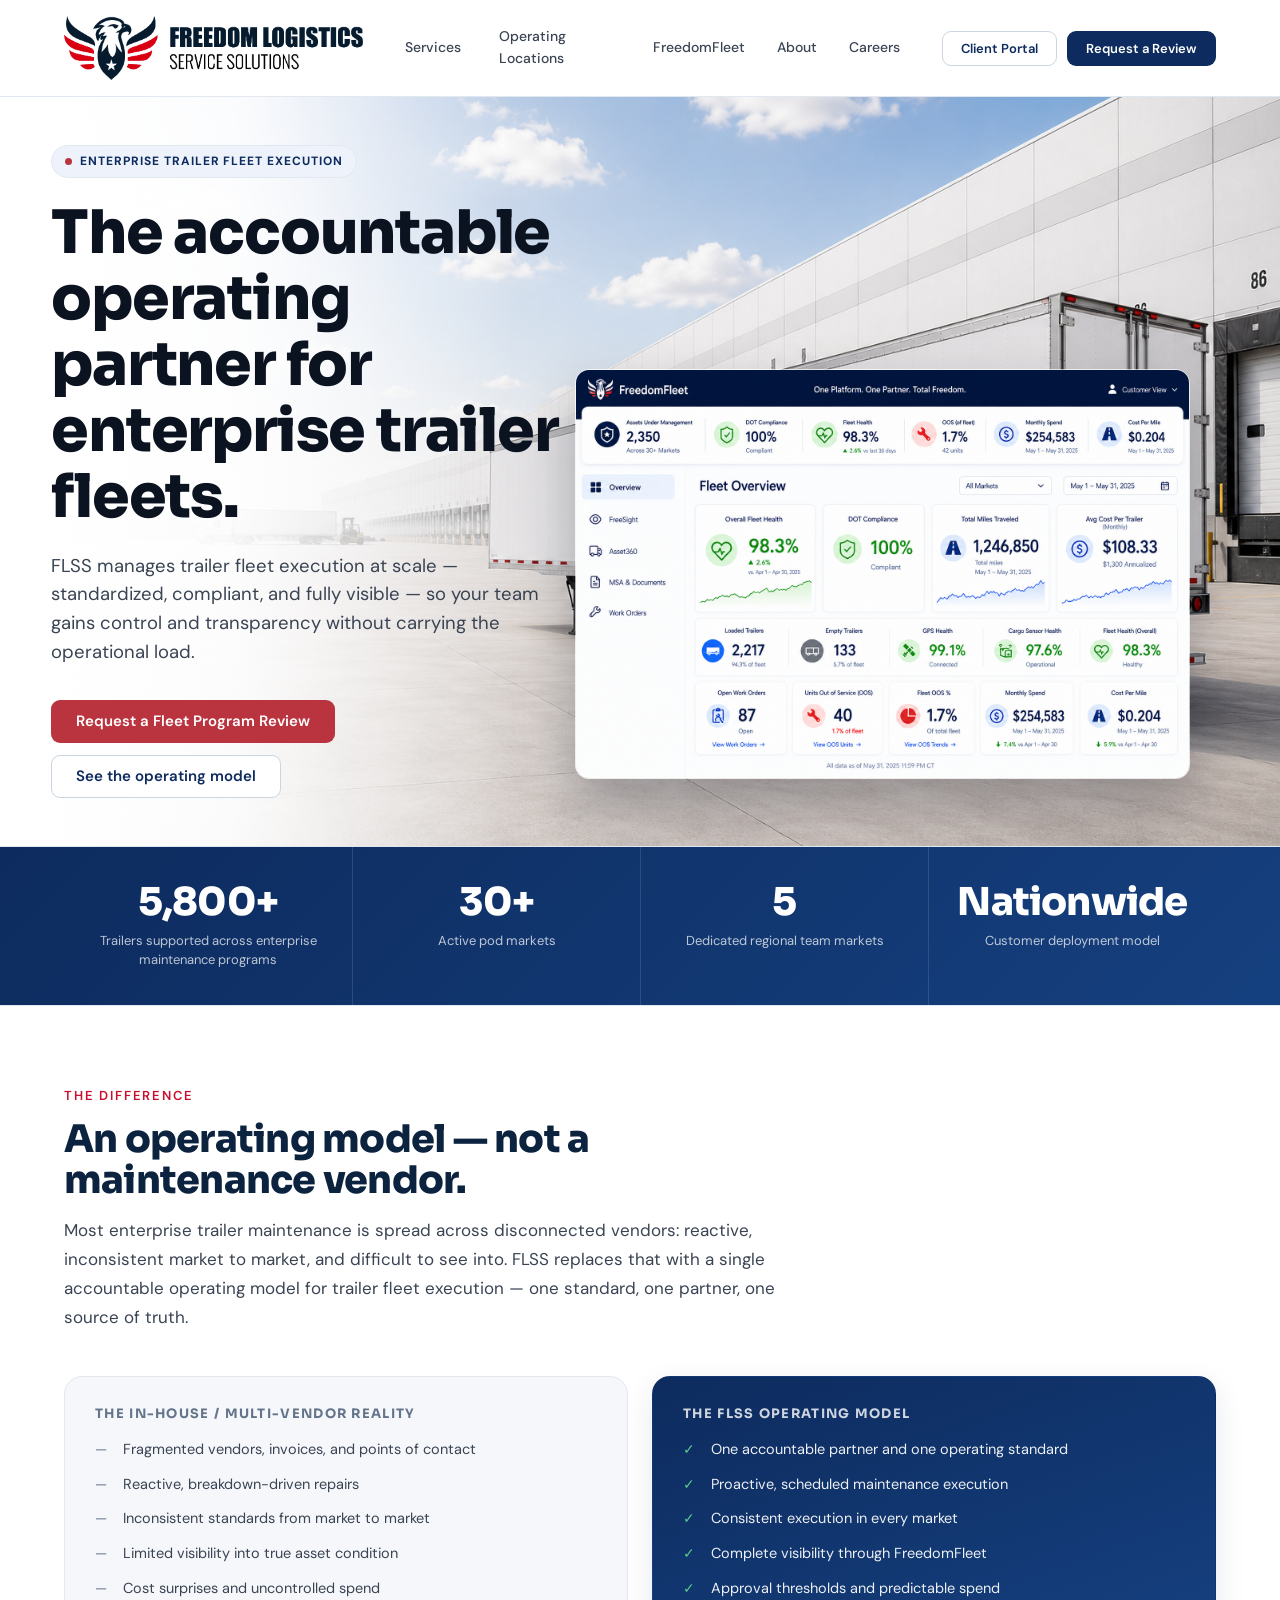
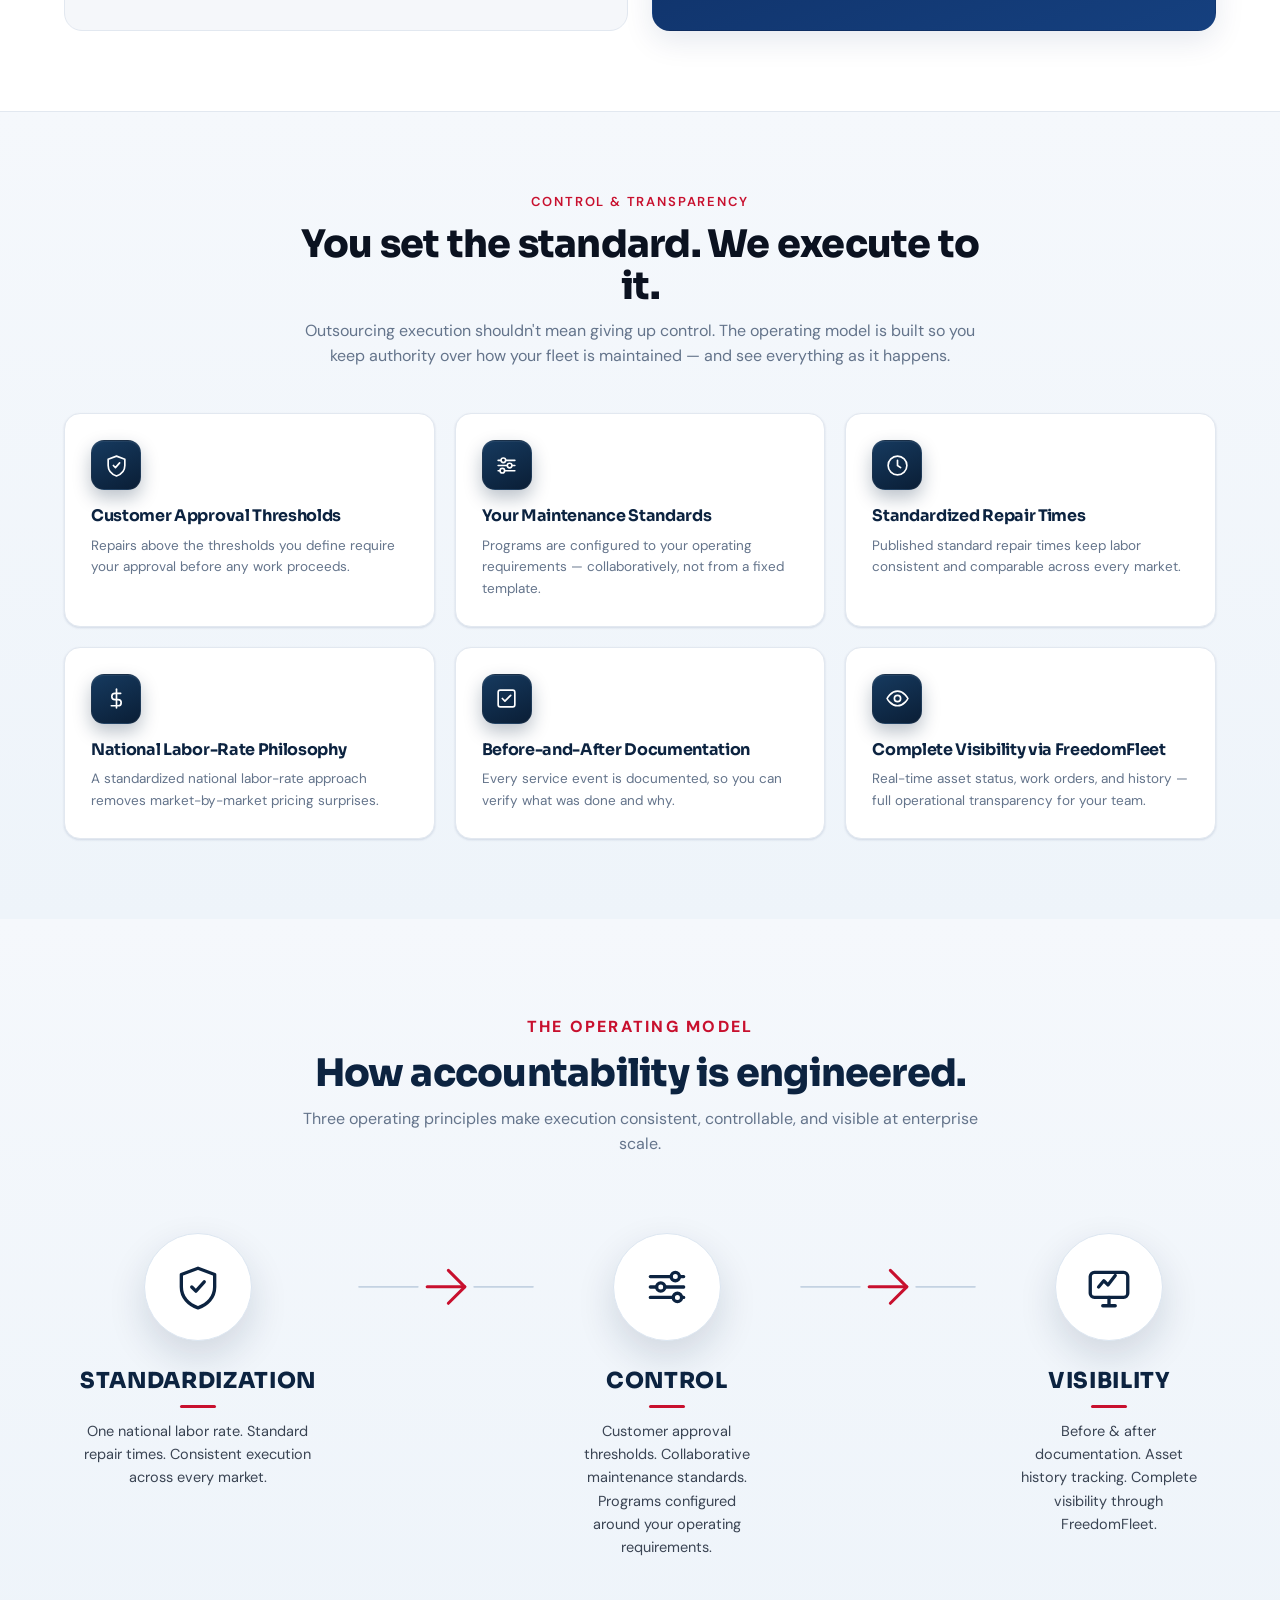
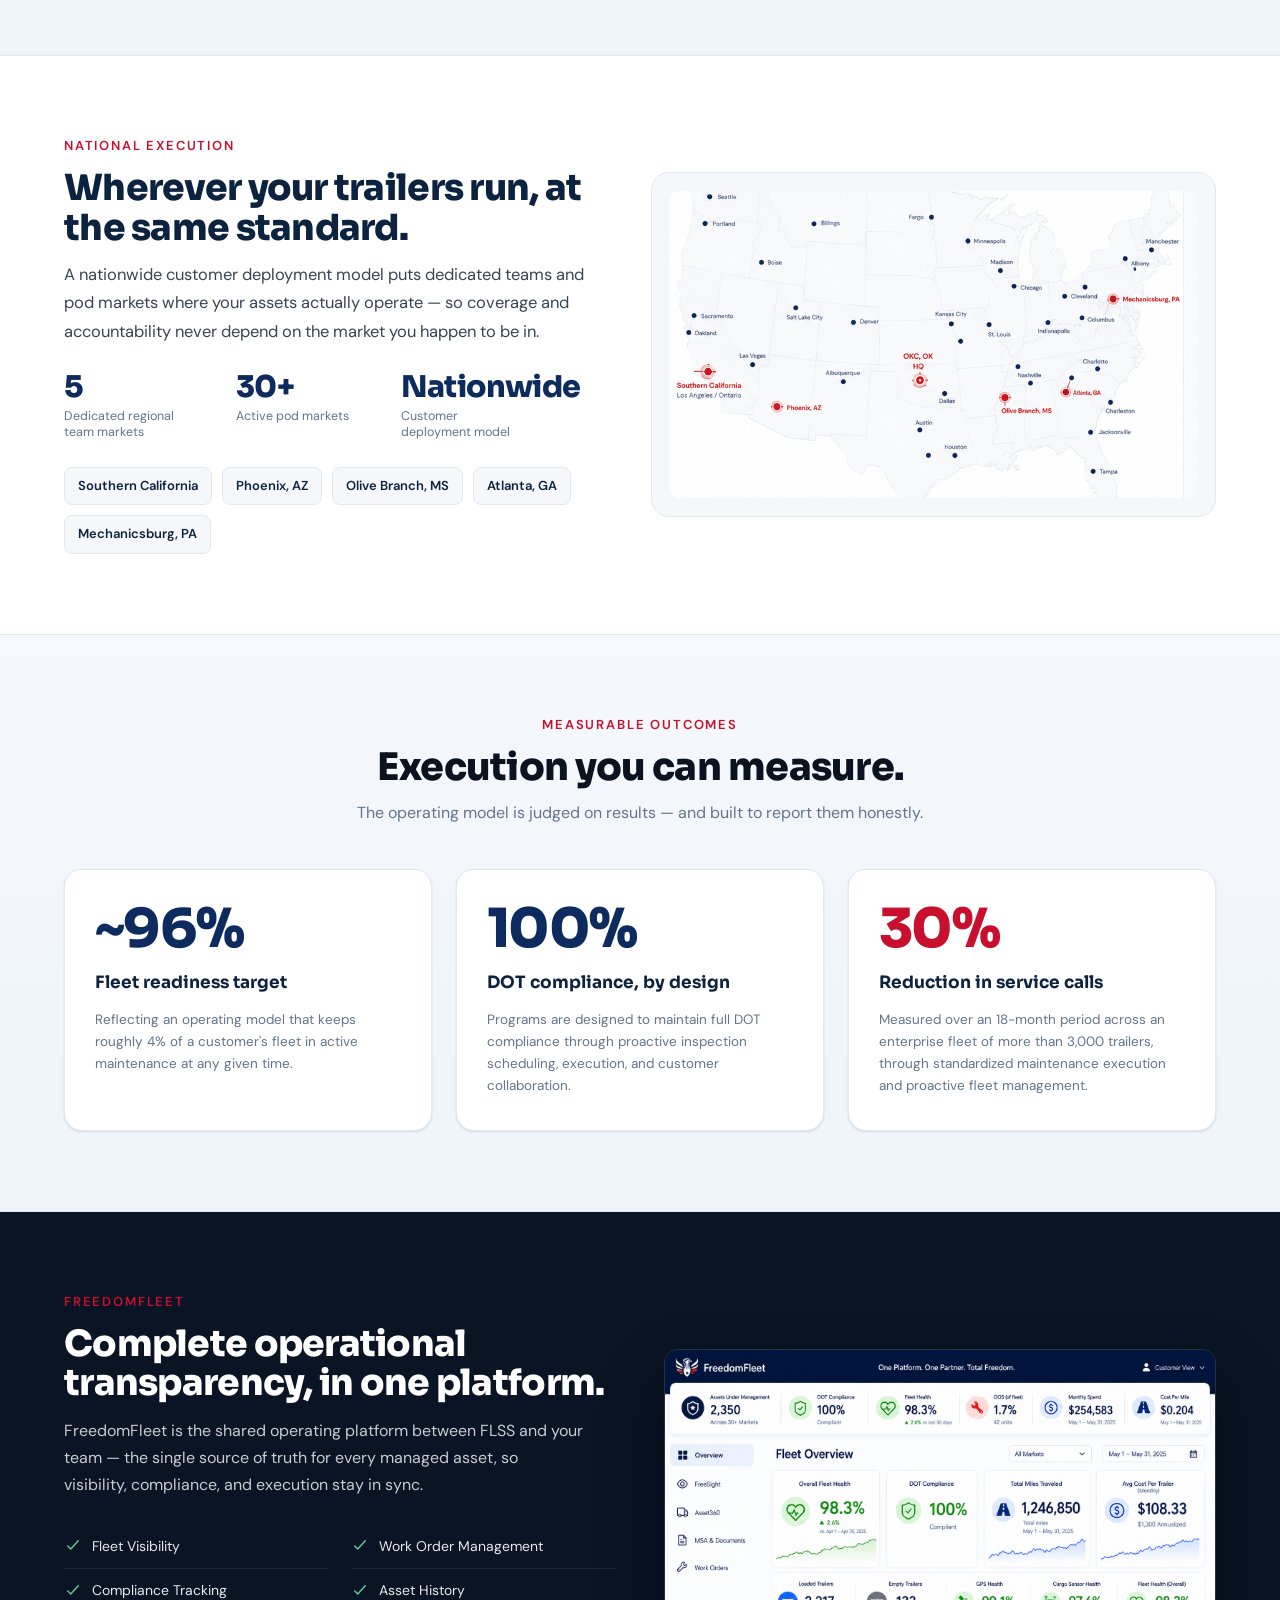
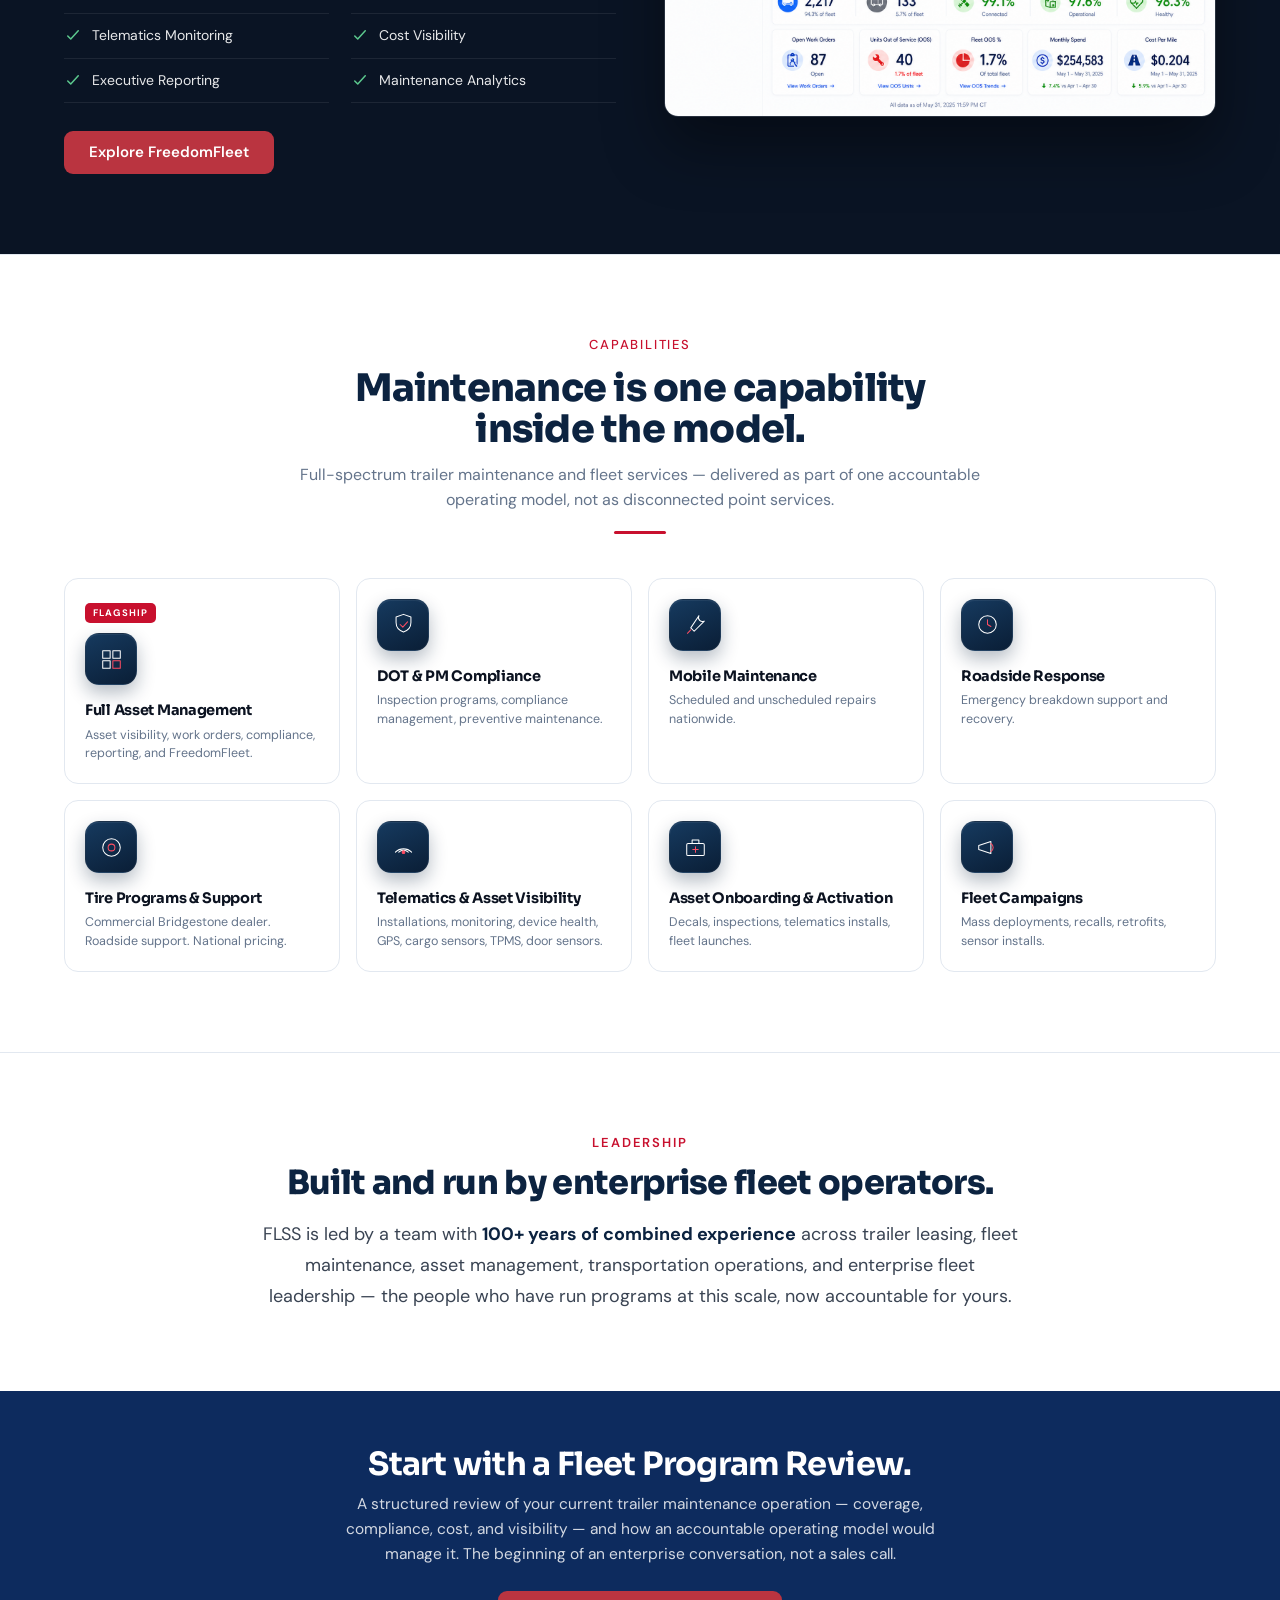
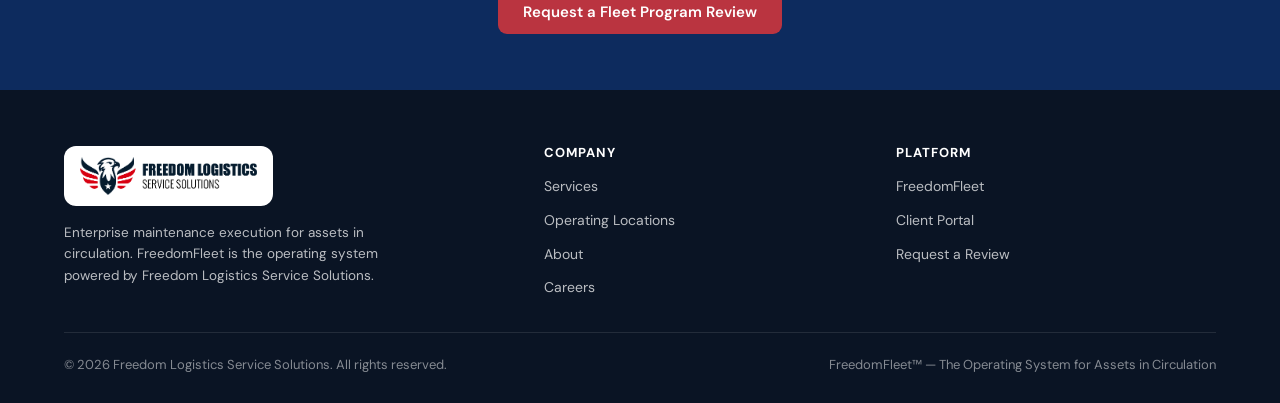
<file: index.html>
<!DOCTYPE html>
<html lang="en">
<head>
  <meta charset="UTF-8">
  <meta name="viewport" content="width=device-width, initial-scale=1.0">
  <title>Freedom Logistics Service Solutions — The Accountable Operating Partner for Enterprise Trailer Fleets</title>
  <meta name="description" content="FLSS is the accountable operating partner for enterprise trailer fleet execution — standardized, compliant, and fully visible through FreedomFleet. 5,800+ trailers supported across a nationwide customer deployment model.">
  <link rel="icon" type="image/svg+xml" href="assets/icons/favicon.svg">
  <link rel="preconnect" href="https://fonts.googleapis.com">
  <link rel="preconnect" href="https://fonts.gstatic.com" crossorigin>
  <link href="https://fonts.googleapis.com/css2?family=Sora:wght@400;600;700;800&family=DM+Sans:wght@400;500;600;700&display=swap" rel="stylesheet">
  <link rel="stylesheet" href="css/styles.css">
</head>
<body>

  <!-- ═══════════════ HEADER ═══════════════ -->
  <header class="site-header">
    <div class="nav-inner">
      <a class="brand" href="index.html" aria-label="Freedom Logistics Service Solutions — home">
        <img src="assets/logos/freedom-logistics-secondary-logo-full-color-cmyk-900px-w-300ppi.jpg" alt="Freedom Logistics Service Solutions">
      </a>

      <nav class="main-nav" aria-label="Primary">
        <ul>
          <li class="has-dropdown">
            <a href="services.html" aria-haspopup="true">
              Services
              <svg class="caret" viewBox="0 0 10 10" fill="none"><path d="M2 3.5l3 3 3-3" stroke="currentColor" stroke-width="1.4" stroke-linecap="round" stroke-linejoin="round"/></svg>
            </a>
            <!-- Services mega dropdown -->
            <div class="dropdown" role="menu" aria-label="Services">
              <a class="flagship" href="services.html" role="menuitem">
                <span class="flag-icon" aria-hidden="true">
                  <svg width="22" height="22" viewBox="0 0 24 24" fill="none"><path d="M12 2 4 5v6c0 5 3.5 8.5 8 10 4.5-1.5 8-5 8-10V5l-8-3z" stroke="#fff" stroke-width="1.6"/><path d="M8.5 12l2.5 2.5 4.5-5" stroke="#fff" stroke-width="1.6" stroke-linecap="round" stroke-linejoin="round"/></svg>
                </span>
                <span class="flag-body">
                  <span class="flag-badge">Flagship Program</span>
                  <h3>Full Asset Management</h3>
                  <span class="flag-lead">You run freight. We run the trailers.</span>
                  <p>Complete monitoring, compliance, maintenance execution, telematics oversight, and asset readiness under one accountable partner.</p>
                  <span class="btn btn-light">Learn More</span>
                </span>
              </a>

              <div class="svc-grid">
                <a class="svc-item" href="services.html" role="menuitem">
                  <div class="svc-title">DOT Compliance Program</div>
                  <div class="svc-desc">Keep every unit roadable and inspection-ready.</div>
                </a>
                <a class="svc-item" href="services.html" role="menuitem">
                  <div class="svc-title">DOT &amp; PM Compliance Program</div>
                  <div class="svc-desc">Compliance plus preventive maintenance on cycle.</div>
                </a>
                <a class="svc-item" href="services.html" role="menuitem">
                  <div class="svc-title">National Tire Service</div>
                  <div class="svc-desc">Commercial Bridgestone dealer. On-site and roadside.</div>
                </a>
                <a class="svc-item" href="services.html" role="menuitem">
                  <div class="svc-title">Roadside &amp; Mobile Maintenance</div>
                  <div class="svc-desc">National repair coverage where assets actually operate.</div>
                </a>
                <a class="svc-item" href="services.html" role="menuitem">
                  <div class="svc-title">Telematics Installation</div>
                  <div class="svc-desc">GPS, cargo, TPMS, door sensors.</div>
                </a>
                <a class="svc-item" href="services.html" role="menuitem">
                  <div class="svc-title">Telematics Monitoring &amp; Management</div>
                  <div class="svc-desc">Dormant device? We dispatch.</div>
                </a>
                <a class="svc-item" href="services.html" role="menuitem">
                  <div class="svc-title">Asset Onboarding</div>
                  <div class="svc-desc">Decals, installs, activation, in-service inspections.</div>
                </a>
              </div>

              <div class="dropdown-footer">
                <span class="df-text"><strong>Need help deciding?</strong></span>
                <a class="btn-link" href="contact.html">Request a Fleet Program Review →</a>
              </div>
            </div>
          </li>
          <li><a href="operating-locations.html">Operating Locations</a></li>
          <li><a href="freedomfleet.html">FreedomFleet</a></li>
          <li><a href="about.html">About</a></li>
          <li><a href="careers.html">Careers</a></li>
        </ul>
      </nav>

      <div class="nav-cta">
        <a class="btn btn-ghost" href="https://app.freedomfleet.ai" target="_blank" rel="noopener noreferrer">Client Portal</a>
        <a class="btn btn-primary btn-getstarted" href="contact.html">Request a Review</a>
      </div>

      <button class="hamburger" aria-label="Open menu" aria-expanded="false">
        <span></span><span></span><span></span>
      </button>
    </div>
  </header>

  <!-- ═══════════════ 1 · HERO — operating-partner thesis ═══════════════ -->
  <section class="hero">
    <div class="hero-bg" role="img" aria-label="Freedom Logistics dry van trailer in a distribution-center yard"></div>

    <div class="hero-inner">
      <div class="hero-copy">
        <span class="eyebrow"><span class="dot"></span>Enterprise Trailer Fleet Execution</span>
        <h1>The accountable operating partner for enterprise trailer fleets.</h1>
        <p class="lead">FLSS manages trailer fleet execution at scale — standardized, compliant, and fully visible — so your team gains control and transparency without carrying the operational load.</p>
        <div class="hero-cta">
          <a class="btn btn-red" href="contact.html">Request a Fleet Program Review</a>
          <a class="btn btn-ghost" href="#operating-model">See the operating model</a>
        </div>
      </div>

      <!-- FreedomFleet dashboard overlay (evidence of transparency) -->
      <img class="hero-dash-img" src="assets/hero/flss-hero-dashboard.png"
           alt="FreedomFleet Fleet Overview dashboard — fleet readiness, DOT compliance, work orders, and cost visibility">
    </div>
  </section>

  <!-- ═══════════════ 2 · PROOF BAR — scale at a glance ═══════════════ -->
  <section class="proof-bar" aria-label="Operating scale">
    <div class="proof-grid">
      <div class="proof-item">
        <div class="proof-num">5,800+</div>
        <div class="proof-label">Trailers supported across enterprise maintenance programs</div>
      </div>
      <div class="proof-item">
        <div class="proof-num">30+</div>
        <div class="proof-label">Active pod markets</div>
      </div>
      <div class="proof-item">
        <div class="proof-num">5</div>
        <div class="proof-label">Dedicated regional team markets</div>
      </div>
      <div class="proof-item">
        <div class="proof-num">Nationwide</div>
        <div class="proof-label">Customer deployment model</div>
      </div>
    </div>
  </section>

  <!-- ═══════════════ 3 · REFRAME — operating model, not a vendor ═══════════════ -->
  <section class="section-block reframe">
    <div class="container">
      <div class="reframe-intro">
        <span class="sec-eyebrow">The Difference</span>
        <h2>An operating model — not a maintenance vendor.</h2>
        <p>Most enterprise trailer maintenance is spread across disconnected vendors: reactive, inconsistent market to market, and difficult to see into. FLSS replaces that with a single accountable operating model for trailer fleet execution — one standard, one partner, one source of truth.</p>
      </div>

      <div class="contrast">
        <div class="contrast-card is-old">
          <h4>The in-house / multi-vendor reality</h4>
          <ul class="contrast-list">
            <li>Fragmented vendors, invoices, and points of contact</li>
            <li>Reactive, breakdown-driven repairs</li>
            <li>Inconsistent standards from market to market</li>
            <li>Limited visibility into true asset condition</li>
            <li>Cost surprises and uncontrolled spend</li>
          </ul>
        </div>
        <div class="contrast-card is-flss">
          <h4>The FLSS operating model</h4>
          <ul class="contrast-list">
            <li>One accountable partner and one operating standard</li>
            <li>Proactive, scheduled maintenance execution</li>
            <li>Consistent execution in every market</li>
            <li>Complete visibility through FreedomFleet</li>
            <li>Approval thresholds and predictable spend</li>
          </ul>
        </div>
      </div>
    </div>
  </section>

  <!-- ═══════════════ 4 · CONTROL & TRANSPARENCY — you stay in control ═══════════════ -->
  <section class="section-block control">
    <div class="container">
      <div class="section-head">
        <span class="sec-eyebrow">Control &amp; Transparency</span>
        <h2>You set the standard. We execute to it.</h2>
        <p>Outsourcing execution shouldn't mean giving up control. The operating model is built so you keep authority over how your fleet is maintained — and see everything as it happens.</p>
      </div>

      <div class="control-grid">
        <div class="control-item">
          <span class="feat-ic" aria-hidden="true"><svg viewBox="0 0 24 24" fill="none" stroke="#fff" stroke-width="1.6" stroke-linecap="round" stroke-linejoin="round"><path d="M12 3l8 3v6c0 5-3.5 8.5-8 10-4.5-1.5-8-5-8-10V6l8-3z"/><path d="M9 12l2 2 4-4.5"/></svg></span>
          <h3>Customer Approval Thresholds</h3>
          <p>Repairs above the thresholds you define require your approval before any work proceeds.</p>
        </div>
        <div class="control-item">
          <span class="feat-ic" aria-hidden="true"><svg viewBox="0 0 24 24" fill="none" stroke="#fff" stroke-width="1.6" stroke-linecap="round" stroke-linejoin="round"><path d="M4 7h16M4 12h16M4 17h16"/><circle cx="9" cy="7" r="2.2" fill="#0A1E36"/><circle cx="15" cy="12" r="2.2" fill="#0A1E36"/><circle cx="8" cy="17" r="2.2" fill="#0A1E36"/></svg></span>
          <h3>Your Maintenance Standards</h3>
          <p>Programs are configured to your operating requirements — collaboratively, not from a fixed template.</p>
        </div>
        <div class="control-item">
          <span class="feat-ic" aria-hidden="true"><svg viewBox="0 0 24 24" fill="none" stroke="#fff" stroke-width="1.6" stroke-linecap="round" stroke-linejoin="round"><circle cx="12" cy="12" r="9"/><path d="M12 7v5l3 2"/></svg></span>
          <h3>Standardized Repair Times</h3>
          <p>Published standard repair times keep labor consistent and comparable across every market.</p>
        </div>
        <div class="control-item">
          <span class="feat-ic" aria-hidden="true"><svg viewBox="0 0 24 24" fill="none" stroke="#fff" stroke-width="1.6" stroke-linecap="round" stroke-linejoin="round"><path d="M12 3v18"/><path d="M16 7h-5.5a3 3 0 0 0 0 6h3a3 3 0 0 1 0 6H7"/></svg></span>
          <h3>National Labor-Rate Philosophy</h3>
          <p>A standardized national labor-rate approach removes market-by-market pricing surprises.</p>
        </div>
        <div class="control-item">
          <span class="feat-ic" aria-hidden="true"><svg viewBox="0 0 24 24" fill="none" stroke="#fff" stroke-width="1.6" stroke-linecap="round" stroke-linejoin="round"><rect x="4" y="4" width="16" height="16" rx="2"/><path d="M8 12l2.5 2.5L16 9"/></svg></span>
          <h3>Before-and-After Documentation</h3>
          <p>Every service event is documented, so you can verify what was done and why.</p>
        </div>
        <div class="control-item">
          <span class="feat-ic" aria-hidden="true"><svg viewBox="0 0 24 24" fill="none" stroke="#fff" stroke-width="1.6" stroke-linecap="round" stroke-linejoin="round"><path d="M2 12s3.5-7 10-7 10 7 10 7-3.5 7-10 7-10-7-10-7z"/><circle cx="12" cy="12" r="3"/></svg></span>
          <h3>Complete Visibility via FreedomFleet</h3>
          <p>Real-time asset status, work orders, and history — full operational transparency for your team.</p>
        </div>
      </div>
    </div>
  </section>

  <!-- ═══════════════ 5 · OPERATING MODEL — how accountability is engineered ═══════════════ -->
  <section class="difference" id="operating-model">
    <div class="container">
      <div class="section-head diff-head">
        <span class="diff-eyebrow">The Operating Model</span>
        <h2>How accountability is engineered.</h2>
        <p>Three operating principles make execution consistent, controllable, and visible at enterprise scale.</p>
      </div>

      <!-- Three operating pillars -->
      <div class="pillars">
        <div class="pillar">
          <span class="pillar-icon"><svg viewBox="0 0 24 24" fill="none" stroke="currentColor" stroke-width="1.6" stroke-linecap="round" stroke-linejoin="round"><path d="M12 3l8 3v6c0 5-3.5 8.5-8 10-4.5-1.5-8-5-8-10V6l8-3z"/><path d="M9 12l2 2 4-4.5"/></svg></span>
          <h3>Standardization</h3>
          <p>One national labor rate. Standard repair times. Consistent execution across every market.</p>
        </div>
        <span class="pillar-arrow" aria-hidden="true"><svg viewBox="0 0 160 44" fill="none" stroke-linecap="round" stroke-linejoin="round"><path d="M6 22H56" stroke="#C4D2E2" stroke-width="1.5"/><path d="M64 22H96" stroke="#C8102E" stroke-width="2.6"/><path d="M82 8L96 22 82 36" stroke="#C8102E" stroke-width="2.6"/><path d="M104 22H154" stroke="#C4D2E2" stroke-width="1.5"/></svg></span>
        <div class="pillar">
          <span class="pillar-icon"><svg viewBox="0 0 24 24" fill="none" stroke="currentColor" stroke-width="1.6" stroke-linecap="round" stroke-linejoin="round"><circle cx="16" cy="7" r="2"/><circle cx="9" cy="12" r="2"/><circle cx="17" cy="17" r="2"/><path d="M4 7h10M18 7h2M4 12h3M11 12h9M4 17h11M19 17h1"/></svg></span>
          <h3>Control</h3>
          <p>Customer approval thresholds. Collaborative maintenance standards. Programs configured around your operating requirements.</p>
        </div>
        <span class="pillar-arrow" aria-hidden="true"><svg viewBox="0 0 160 44" fill="none" stroke-linecap="round" stroke-linejoin="round"><path d="M6 22H56" stroke="#C4D2E2" stroke-width="1.5"/><path d="M64 22H96" stroke="#C8102E" stroke-width="2.6"/><path d="M82 8L96 22 82 36" stroke="#C8102E" stroke-width="2.6"/><path d="M104 22H154" stroke="#C4D2E2" stroke-width="1.5"/></svg></span>
        <div class="pillar">
          <span class="pillar-icon"><svg viewBox="0 0 24 24" fill="none" stroke="currentColor" stroke-width="1.6" stroke-linecap="round" stroke-linejoin="round"><rect x="3" y="5" width="18" height="12" rx="2"/><path d="M9 21h6M12 17v4"/><path d="M7 12l2.5-3 2 2 3.5-4.5"/></svg></span>
          <h3>Visibility</h3>
          <p>Before &amp; after documentation. Asset history tracking. Complete visibility through FreedomFleet.</p>
        </div>
      </div>
    </div>
  </section>

  <!-- ═══════════════ 6 · NATIONAL EXECUTION — coverage as certainty ═══════════════ -->
  <section class="section-block coverage">
    <div class="container">
      <div class="coverage-grid">
        <div class="coverage-copy">
          <span class="sec-eyebrow">National Execution</span>
          <h2>Wherever your trailers run, at the same standard.</h2>
          <p>A nationwide customer deployment model puts dedicated teams and pod markets where your assets actually operate — so coverage and accountability never depend on the market you happen to be in.</p>

          <div class="cov-metrics">
            <div class="cov-metric">
              <div class="cm-num">5</div>
              <div class="cm-label">Dedicated regional team markets</div>
            </div>
            <div class="cov-metric">
              <div class="cm-num">30+</div>
              <div class="cm-label">Active pod markets</div>
            </div>
            <div class="cov-metric">
              <div class="cm-num">Nationwide</div>
              <div class="cm-label">Customer deployment model</div>
            </div>
          </div>

          <ul class="market-list" aria-label="Dedicated regional team markets">
            <li>Southern California</li>
            <li>Phoenix, AZ</li>
            <li>Olive Branch, MS</li>
            <li>Atlanta, GA</li>
            <li>Mechanicsburg, PA</li>
          </ul>
        </div>

        <div class="coverage-visual">
          <img src="assets/maps/freedom-coverage-map.png"
               alt="United States map showing FLSS dedicated regional team markets in Southern California, Phoenix, Olive Branch, Atlanta, and Mechanicsburg, plus active pod markets nationwide">
        </div>
      </div>
    </div>
  </section>

  <!-- ═══════════════ 7 · MEASURABLE OUTCOMES ═══════════════ -->
  <section class="section-block outcomes">
    <div class="container">
      <div class="section-head">
        <span class="sec-eyebrow">Measurable Outcomes</span>
        <h2>Execution you can measure.</h2>
        <p>The operating model is judged on results — and built to report them honestly.</p>
      </div>

      <div class="outcome-grid">
        <div class="outcome-card">
          <div class="oc-num">~96%</div>
          <div class="oc-label">Fleet readiness target</div>
          <p class="oc-context">Reflecting an operating model that keeps roughly 4% of a customer's fleet in active maintenance at any given time.</p>
        </div>
        <div class="outcome-card">
          <div class="oc-num">100%</div>
          <div class="oc-label">DOT compliance, by design</div>
          <p class="oc-context">Programs are designed to maintain full DOT compliance through proactive inspection scheduling, execution, and customer collaboration.</p>
        </div>
        <div class="outcome-card accent">
          <div class="oc-num">30%</div>
          <div class="oc-label">Reduction in service calls</div>
          <p class="oc-context">Measured over an 18-month period across an enterprise fleet of more than 3,000 trailers, through standardized maintenance execution and proactive fleet management.</p>
        </div>
      </div>
    </div>
  </section>

  <!-- ═══════════════ 8 · FREEDOMFLEET — the transparency layer ═══════════════ -->
  <section class="section-block platform">
    <div class="container">
      <div class="platform-grid">
        <div class="platform-copy">
          <span class="sec-eyebrow">FreedomFleet</span>
          <h2>Complete operational transparency, in one platform.</h2>
          <p>FreedomFleet is the shared operating platform between FLSS and your team — the single source of truth for every managed asset, so visibility, compliance, and execution stay in sync.</p>

          <div class="cap-grid">
            <div class="cap-item"><svg viewBox="0 0 24 24" fill="none" stroke="currentColor" stroke-width="2" stroke-linecap="round" stroke-linejoin="round"><path d="M5 12l4 4 10-11"/></svg>Fleet Visibility</div>
            <div class="cap-item"><svg viewBox="0 0 24 24" fill="none" stroke="currentColor" stroke-width="2" stroke-linecap="round" stroke-linejoin="round"><path d="M5 12l4 4 10-11"/></svg>Work Order Management</div>
            <div class="cap-item"><svg viewBox="0 0 24 24" fill="none" stroke="currentColor" stroke-width="2" stroke-linecap="round" stroke-linejoin="round"><path d="M5 12l4 4 10-11"/></svg>Compliance Tracking</div>
            <div class="cap-item"><svg viewBox="0 0 24 24" fill="none" stroke="currentColor" stroke-width="2" stroke-linecap="round" stroke-linejoin="round"><path d="M5 12l4 4 10-11"/></svg>Asset History</div>
            <div class="cap-item"><svg viewBox="0 0 24 24" fill="none" stroke="currentColor" stroke-width="2" stroke-linecap="round" stroke-linejoin="round"><path d="M5 12l4 4 10-11"/></svg>Telematics Monitoring</div>
            <div class="cap-item"><svg viewBox="0 0 24 24" fill="none" stroke="currentColor" stroke-width="2" stroke-linecap="round" stroke-linejoin="round"><path d="M5 12l4 4 10-11"/></svg>Cost Visibility</div>
            <div class="cap-item"><svg viewBox="0 0 24 24" fill="none" stroke="currentColor" stroke-width="2" stroke-linecap="round" stroke-linejoin="round"><path d="M5 12l4 4 10-11"/></svg>Executive Reporting</div>
            <div class="cap-item"><svg viewBox="0 0 24 24" fill="none" stroke="currentColor" stroke-width="2" stroke-linecap="round" stroke-linejoin="round"><path d="M5 12l4 4 10-11"/></svg>Maintenance Analytics</div>
          </div>

          <a class="btn btn-red" href="freedomfleet.html">Explore FreedomFleet</a>
        </div>

        <div class="platform-visual">
          <img src="assets/hero/flss-hero-dashboard.png"
               alt="FreedomFleet executive dashboard showing fleet readiness, DOT compliance, total miles, work orders, and cost visibility">
        </div>
      </div>
    </div>
  </section>

  <!-- ═══════════════ 9 · CAPABILITIES — maintenance demoted into the model ═══════════════ -->
  <section class="section-block services">
    <div class="container">
      <div class="section-head services-head">
        <span class="svc-eyebrow">Capabilities</span>
        <h2>Maintenance is one capability inside the model.</h2>
        <p>Full-spectrum trailer maintenance and fleet services — delivered as part of one accountable operating model, not as disconnected point services.</p>
        <span class="svc-underline"></span>
      </div>
      <div class="service-grid">
        <article class="service-card flagship-card">
          <span class="flagship-badge">Flagship</span>
          <span class="svc-ic"><svg viewBox="0 0 40 40" fill="none" stroke="#FFFFFF" stroke-width="1.5" stroke-linecap="round" stroke-linejoin="round"><path d="M7 7h11v11H7z"/><path d="M22 7h11v11H22z"/><path d="M7 22h11v11H7z"/><path d="M22 22h11v11H22z" stroke="#FF4D63"/></svg></span>
          <h3>Full Asset Management</h3>
          <p>Asset visibility, work orders, compliance, reporting, and FreedomFleet.</p>
        </article>
        <article class="service-card">
          <span class="svc-ic"><svg viewBox="0 0 40 40" fill="none" stroke="#FFFFFF" stroke-width="1.5" stroke-linecap="round" stroke-linejoin="round"><path d="M20 5l11 4v8c0 7-5 12-11 14-6-2-11-7-11-14V9l11-4z"/><path d="M15 20l4 4 7-8" stroke="#FF4D63"/></svg></span>
          <h3>DOT &amp; PM Compliance</h3>
          <p>Inspection programs, compliance management, preventive maintenance.</p>
        </article>
        <article class="service-card">
          <span class="svc-ic"><svg viewBox="0 0 40 40" fill="none" stroke="#FFFFFF" stroke-width="1.5" stroke-linecap="round" stroke-linejoin="round"><path d="M25 7a6 6 0 0 0 8 8L18 30l-5-5L25 7z"/><path d="M8 33l5-5" stroke="#FF4D63"/></svg></span>
          <h3>Mobile Maintenance</h3>
          <p>Scheduled and unscheduled repairs nationwide.</p>
        </article>
        <article class="service-card">
          <span class="svc-ic"><svg viewBox="0 0 40 40" fill="none" stroke="#FFFFFF" stroke-width="1.5" stroke-linecap="round" stroke-linejoin="round"><circle cx="20" cy="20" r="13"/><path d="M20 13v7l5 3" stroke="#FF4D63"/></svg></span>
          <h3>Roadside Response</h3>
          <p>Emergency breakdown support and recovery.</p>
        </article>
        <article class="service-card">
          <span class="svc-ic"><svg viewBox="0 0 40 40" fill="none" stroke="#FFFFFF" stroke-width="1.5" stroke-linecap="round" stroke-linejoin="round"><circle cx="20" cy="20" r="13"/><circle cx="20" cy="20" r="5" stroke="#FF4D63"/></svg></span>
          <h3>Tire Programs &amp; Support</h3>
          <p>Commercial Bridgestone dealer. Roadside support. National pricing.</p>
        </article>
        <article class="service-card">
          <span class="svc-ic"><svg viewBox="0 0 40 40" fill="none" stroke="#FFFFFF" stroke-width="1.5" stroke-linecap="round" stroke-linejoin="round"><path d="M8 27a17 17 0 0 1 24 0"/><path d="M13 27a10 10 0 0 1 14 0"/><circle cx="20" cy="27" r="2" fill="#FF4D63" stroke="#FF4D63"/></svg></span>
          <h3>Telematics &amp; Asset Visibility</h3>
          <p>Installations, monitoring, device health, GPS, cargo sensors, TPMS, door sensors.</p>
        </article>
        <article class="service-card">
          <span class="svc-ic"><svg viewBox="0 0 40 40" fill="none" stroke="#FFFFFF" stroke-width="1.5" stroke-linecap="round" stroke-linejoin="round"><rect x="7" y="14" width="26" height="18" rx="2"/><path d="M15 14V9h10v5"/><path d="M20 19v8M16 23h8" stroke="#FF4D63"/></svg></span>
          <h3>Asset Onboarding &amp; Activation</h3>
          <p>Decals, inspections, telematics installs, fleet launches.</p>
        </article>
        <article class="service-card">
          <span class="svc-ic"><svg viewBox="0 0 40 40" fill="none" stroke="#FFFFFF" stroke-width="1.5" stroke-linecap="round" stroke-linejoin="round"><path d="M7 17v6l18 6V11L7 17z"/><path d="M25 14a7 7 0 0 1 0 12" stroke="#FF4D63"/></svg></span>
          <h3>Fleet Campaigns</h3>
          <p>Mass deployments, recalls, retrofits, sensor installs.</p>
        </article>
      </div>
    </div>
  </section>

  <!-- ═══════════════ 10 · LEADERSHIP — operator credibility ═══════════════ -->
  <section class="section-block leadership">
    <div class="container">
      <span class="sec-eyebrow">Leadership</span>
      <h2>Built and run by enterprise fleet operators.</h2>
      <p class="lead-statement">FLSS is led by a team with <strong>100+ years of combined experience</strong> across trailer leasing, fleet maintenance, asset management, transportation operations, and enterprise fleet leadership — the people who have run programs at this scale, now accountable for yours.</p>
    </div>
  </section>

  <!-- ═══════════════ 11 · EXECUTIVE CTA ═══════════════ -->
  <section class="final-cta">
    <div class="container">
      <h2>Start with a Fleet Program Review.</h2>
      <p>A structured review of your current trailer maintenance operation — coverage, compliance, cost, and visibility — and how an accountable operating model would manage it. The beginning of an enterprise conversation, not a sales call.</p>
      <a class="btn btn-red" href="contact.html">Request a Fleet Program Review</a>
    </div>
  </section>

  <!-- ═══════════════ FOOTER ═══════════════ -->
  <footer class="site-footer">
    <div class="container">
      <div class="footer-top">
        <div class="footer-brand">
          <img src="assets/logos/freedom-logistics-secondary-logo-full-color-cmyk-900px-w-300ppi.jpg" alt="Freedom Logistics Service Solutions">
          <p>Enterprise maintenance execution for assets in circulation. FreedomFleet is the operating system powered by Freedom Logistics Service Solutions.</p>
        </div>
        <div>
          <h4>Company</h4>
          <ul>
            <li><a href="services.html">Services</a></li>
            <li><a href="operating-locations.html">Operating Locations</a></li>
            <li><a href="about.html">About</a></li>
            <li><a href="careers.html">Careers</a></li>
          </ul>
        </div>
        <div>
          <h4>Platform</h4>
          <ul>
            <li><a href="freedomfleet.html">FreedomFleet</a></li>
            <li><a href="https://app.freedomfleet.ai" target="_blank" rel="noopener noreferrer">Client Portal</a></li>
            <li><a href="contact.html">Request a Review</a></li>
          </ul>
        </div>
      </div>
      <div class="footer-bottom">
        <span>© 2026 Freedom Logistics Service Solutions. All rights reserved.</span>
        <span>FreedomFleet™ — The Operating System for Assets in Circulation</span>
      </div>
    </div>
  </footer>

  <script src="js/app.js"></script>
</body>
</html>
</file>
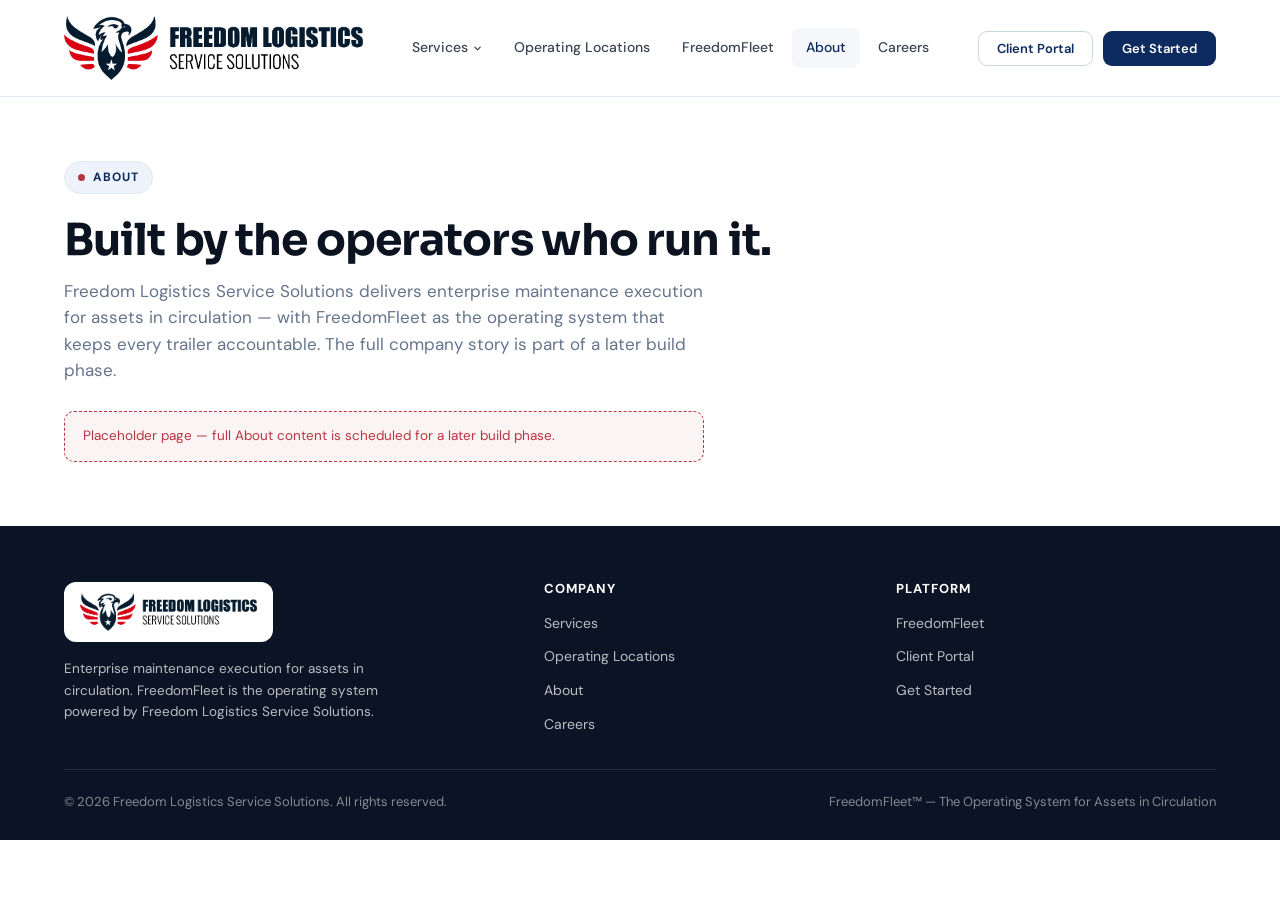
<file: about.html>
<!DOCTYPE html>
<html lang="en">
<head>
  <meta charset="UTF-8">
  <meta name="viewport" content="width=device-width, initial-scale=1.0">
  <title>About — Freedom Logistics Service Solutions</title>
  <meta name="description" content="About Freedom Logistics Service Solutions — the operators behind enterprise maintenance execution.">
  <link rel="icon" type="image/svg+xml" href="assets/icons/favicon.svg">
  <link rel="preconnect" href="https://fonts.googleapis.com">
  <link rel="preconnect" href="https://fonts.gstatic.com" crossorigin>
  <link href="https://fonts.googleapis.com/css2?family=Sora:wght@400;600;700;800&family=DM+Sans:wght@400;500;600;700&display=swap" rel="stylesheet">
  <link rel="stylesheet" href="css/styles.css">
</head>
<body>
  <header class="site-header">
    <div class="nav-inner">
      <a class="brand" href="index.html" aria-label="Freedom Logistics Service Solutions — home">
        <img src="assets/logos/freedom-logistics-secondary-logo-full-color-cmyk-900px-w-300ppi.jpg" alt="Freedom Logistics Service Solutions">
      </a>
      <nav class="main-nav" aria-label="Primary">
        <ul>
          <li class="has-dropdown">
            <a href="services.html" aria-haspopup="true">Services
              <svg class="caret" viewBox="0 0 10 10" fill="none"><path d="M2 3.5l3 3 3-3" stroke="currentColor" stroke-width="1.4" stroke-linecap="round" stroke-linejoin="round"/></svg>
            </a>
            <div class="dropdown" role="menu" aria-label="Services">
              <a class="flagship" href="services.html" role="menuitem">
                <span class="flag-icon" aria-hidden="true"><svg width="22" height="22" viewBox="0 0 24 24" fill="none"><path d="M12 2 4 5v6c0 5 3.5 8.5 8 10 4.5-1.5 8-5 8-10V5l-8-3z" stroke="#fff" stroke-width="1.6"/><path d="M8.5 12l2.5 2.5 4.5-5" stroke="#fff" stroke-width="1.6" stroke-linecap="round" stroke-linejoin="round"/></svg></span>
                <span class="flag-body">
                  <span class="flag-badge">Flagship Program</span>
                  <h3>Full Asset Management</h3>
                  <span class="flag-lead">You run freight. We run the trailers.</span>
                  <p>Complete monitoring, compliance, maintenance execution, telematics oversight, and asset readiness under one accountable partner.</p>
                  <span class="btn btn-light">Learn More</span>
                </span>
              </a>
              <div class="svc-grid">
                <a class="svc-item" href="services.html" role="menuitem"><div class="svc-title">DOT Compliance Program</div><div class="svc-desc">Keep every unit roadable and inspection-ready.</div></a>
                <a class="svc-item" href="services.html" role="menuitem"><div class="svc-title">DOT &amp; PM Compliance Program</div><div class="svc-desc">Compliance plus preventive maintenance on cycle.</div></a>
                <a class="svc-item" href="services.html" role="menuitem"><div class="svc-title">National Tire Service</div><div class="svc-desc">National Bridgestone Dealer. On-site and roadside.</div></a>
                <a class="svc-item" href="services.html" role="menuitem"><div class="svc-title">Roadside &amp; Mobile Maintenance</div><div class="svc-desc">National repair coverage where assets actually operate.</div></a>
                <a class="svc-item" href="services.html" role="menuitem"><div class="svc-title">Telematics Installation</div><div class="svc-desc">GPS, cargo, TPMS, door sensors.</div></a>
                <a class="svc-item" href="services.html" role="menuitem"><div class="svc-title">Telematics Monitoring &amp; Management</div><div class="svc-desc">Dormant device? We dispatch.</div></a>
                <a class="svc-item" href="services.html" role="menuitem"><div class="svc-title">Asset Onboarding</div><div class="svc-desc">Decals, installs, activation, in-service inspections.</div></a>
              </div>
              <div class="dropdown-footer">
                <span class="df-text"><strong>Need help deciding?</strong></span>
                <a class="btn-link" href="contact.html">Request Fleet Program Review →</a>
              </div>
            </div>
          </li>
          <li><a href="operating-locations.html">Operating Locations</a></li>
          <li><a href="freedomfleet.html">FreedomFleet</a></li>
          <li><a href="about.html" class="active">About</a></li>
          <li><a href="careers.html">Careers</a></li>
        </ul>
      </nav>
      <div class="nav-cta">
        <a class="btn btn-ghost" href="https://app.freedomfleet.ai" target="_blank" rel="noopener noreferrer">Client Portal</a>
        <a class="btn btn-primary btn-getstarted" href="contact.html">Get Started</a>
      </div>
      <button class="hamburger" aria-label="Open menu" aria-expanded="false"><span></span><span></span><span></span></button>
    </div>
  </header>

  <main class="page-body">
    <div class="container">
      <span class="eyebrow"><span class="dot"></span>About</span>
      <h1>Built by the operators who run it.</h1>
      <p>Freedom Logistics Service Solutions delivers enterprise maintenance execution for assets in circulation — with FreedomFleet as the operating system that keeps every trailer accountable. The full company story is part of a later build phase.</p>
      <div class="stub-note">Placeholder page — full About content is scheduled for a later build phase.</div>
    </div>
  </main>

  <footer class="site-footer">
    <div class="container">
      <div class="footer-top">
        <div class="footer-brand">
          <img src="assets/logos/freedom-logistics-secondary-logo-full-color-cmyk-900px-w-300ppi.jpg" alt="Freedom Logistics Service Solutions">
          <p>Enterprise maintenance execution for assets in circulation. FreedomFleet is the operating system powered by Freedom Logistics Service Solutions.</p>
        </div>
        <div><h4>Company</h4><ul>
          <li><a href="services.html">Services</a></li>
          <li><a href="operating-locations.html">Operating Locations</a></li>
          <li><a href="about.html">About</a></li>
          <li><a href="careers.html">Careers</a></li>
        </ul></div>
        <div><h4>Platform</h4><ul>
          <li><a href="freedomfleet.html">FreedomFleet</a></li>
          <li><a href="https://app.freedomfleet.ai" target="_blank" rel="noopener noreferrer">Client Portal</a></li>
          <li><a href="contact.html">Get Started</a></li>
        </ul></div>
      </div>
      <div class="footer-bottom">
        <span>© 2026 Freedom Logistics Service Solutions. All rights reserved.</span>
        <span>FreedomFleet™ — The Operating System for Assets in Circulation</span>
      </div>
    </div>
  </footer>
  <script src="js/app.js"></script>
</body>
</html>
</file>
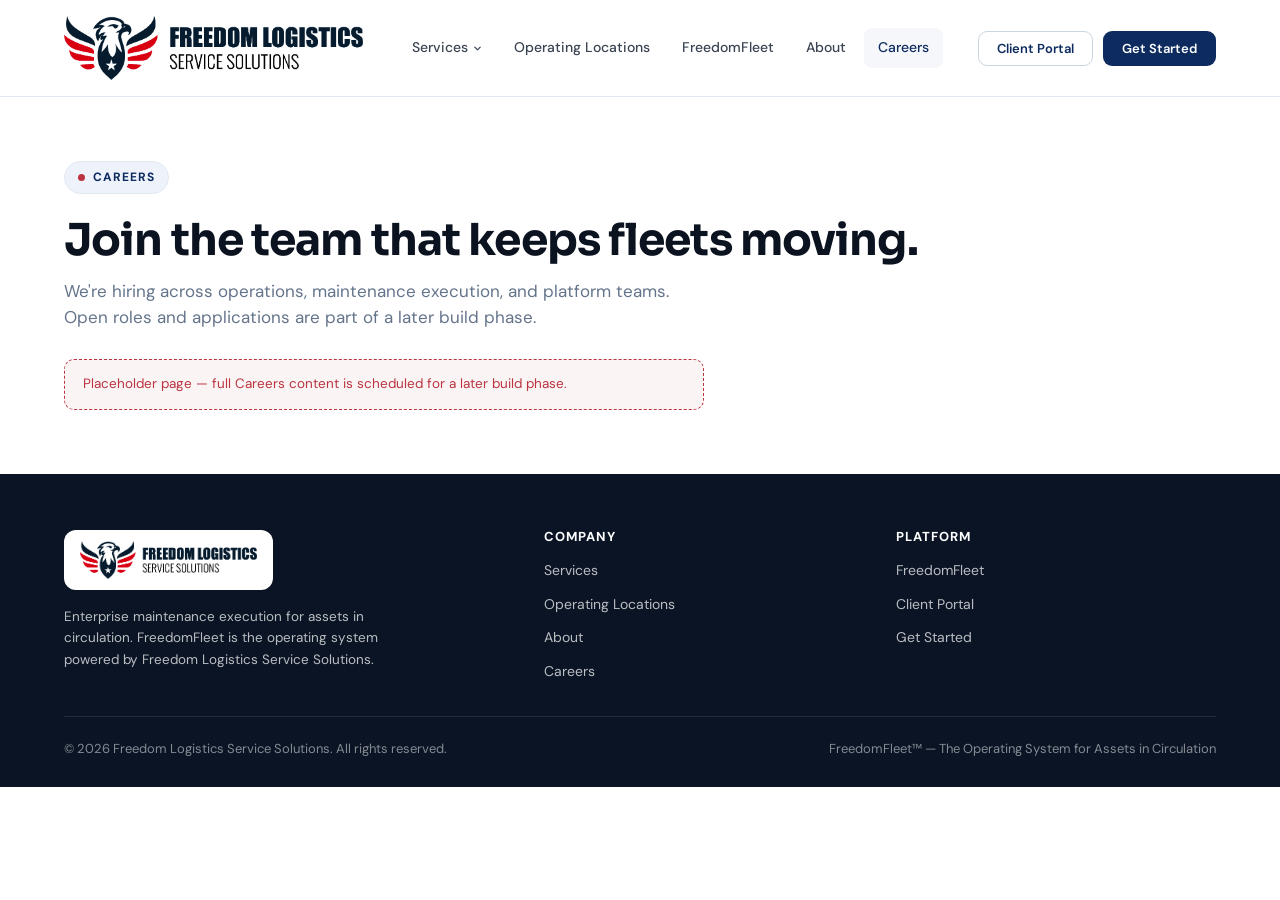
<file: careers.html>
<!DOCTYPE html>
<html lang="en">
<head>
  <meta charset="UTF-8">
  <meta name="viewport" content="width=device-width, initial-scale=1.0">
  <title>Careers — Freedom Logistics Service Solutions</title>
  <meta name="description" content="Careers at Freedom Logistics Service Solutions.">
  <link rel="icon" type="image/svg+xml" href="assets/icons/favicon.svg">
  <link rel="preconnect" href="https://fonts.googleapis.com">
  <link rel="preconnect" href="https://fonts.gstatic.com" crossorigin>
  <link href="https://fonts.googleapis.com/css2?family=Sora:wght@400;600;700;800&family=DM+Sans:wght@400;500;600;700&display=swap" rel="stylesheet">
  <link rel="stylesheet" href="css/styles.css">
</head>
<body>
  <header class="site-header">
    <div class="nav-inner">
      <a class="brand" href="index.html" aria-label="Freedom Logistics Service Solutions — home">
        <img src="assets/logos/freedom-logistics-secondary-logo-full-color-cmyk-900px-w-300ppi.jpg" alt="Freedom Logistics Service Solutions">
      </a>
      <nav class="main-nav" aria-label="Primary">
        <ul>
          <li class="has-dropdown">
            <a href="services.html" aria-haspopup="true">Services
              <svg class="caret" viewBox="0 0 10 10" fill="none"><path d="M2 3.5l3 3 3-3" stroke="currentColor" stroke-width="1.4" stroke-linecap="round" stroke-linejoin="round"/></svg>
            </a>
            <div class="dropdown" role="menu" aria-label="Services">
              <a class="flagship" href="services.html" role="menuitem">
                <span class="flag-icon" aria-hidden="true"><svg width="22" height="22" viewBox="0 0 24 24" fill="none"><path d="M12 2 4 5v6c0 5 3.5 8.5 8 10 4.5-1.5 8-5 8-10V5l-8-3z" stroke="#fff" stroke-width="1.6"/><path d="M8.5 12l2.5 2.5 4.5-5" stroke="#fff" stroke-width="1.6" stroke-linecap="round" stroke-linejoin="round"/></svg></span>
                <span class="flag-body">
                  <span class="flag-badge">Flagship Program</span>
                  <h3>Full Asset Management</h3>
                  <span class="flag-lead">You run freight. We run the trailers.</span>
                  <p>Complete monitoring, compliance, maintenance execution, telematics oversight, and asset readiness under one accountable partner.</p>
                  <span class="btn btn-light">Learn More</span>
                </span>
              </a>
              <div class="svc-grid">
                <a class="svc-item" href="services.html" role="menuitem"><div class="svc-title">DOT Compliance Program</div><div class="svc-desc">Keep every unit roadable and inspection-ready.</div></a>
                <a class="svc-item" href="services.html" role="menuitem"><div class="svc-title">DOT &amp; PM Compliance Program</div><div class="svc-desc">Compliance plus preventive maintenance on cycle.</div></a>
                <a class="svc-item" href="services.html" role="menuitem"><div class="svc-title">National Tire Service</div><div class="svc-desc">National Bridgestone Dealer. On-site and roadside.</div></a>
                <a class="svc-item" href="services.html" role="menuitem"><div class="svc-title">Roadside &amp; Mobile Maintenance</div><div class="svc-desc">National repair coverage where assets actually operate.</div></a>
                <a class="svc-item" href="services.html" role="menuitem"><div class="svc-title">Telematics Installation</div><div class="svc-desc">GPS, cargo, TPMS, door sensors.</div></a>
                <a class="svc-item" href="services.html" role="menuitem"><div class="svc-title">Telematics Monitoring &amp; Management</div><div class="svc-desc">Dormant device? We dispatch.</div></a>
                <a class="svc-item" href="services.html" role="menuitem"><div class="svc-title">Asset Onboarding</div><div class="svc-desc">Decals, installs, activation, in-service inspections.</div></a>
              </div>
              <div class="dropdown-footer">
                <span class="df-text"><strong>Need help deciding?</strong></span>
                <a class="btn-link" href="contact.html">Request Fleet Program Review →</a>
              </div>
            </div>
          </li>
          <li><a href="operating-locations.html">Operating Locations</a></li>
          <li><a href="freedomfleet.html">FreedomFleet</a></li>
          <li><a href="about.html">About</a></li>
          <li><a href="careers.html" class="active">Careers</a></li>
        </ul>
      </nav>
      <div class="nav-cta">
        <a class="btn btn-ghost" href="https://app.freedomfleet.ai" target="_blank" rel="noopener noreferrer">Client Portal</a>
        <a class="btn btn-primary btn-getstarted" href="contact.html">Get Started</a>
      </div>
      <button class="hamburger" aria-label="Open menu" aria-expanded="false"><span></span><span></span><span></span></button>
    </div>
  </header>

  <main class="page-body">
    <div class="container">
      <span class="eyebrow"><span class="dot"></span>Careers</span>
      <h1>Join the team that keeps fleets moving.</h1>
      <p>We're hiring across operations, maintenance execution, and platform teams. Open roles and applications are part of a later build phase.</p>
      <div class="stub-note">Placeholder page — full Careers content is scheduled for a later build phase.</div>
    </div>
  </main>

  <footer class="site-footer">
    <div class="container">
      <div class="footer-top">
        <div class="footer-brand">
          <img src="assets/logos/freedom-logistics-secondary-logo-full-color-cmyk-900px-w-300ppi.jpg" alt="Freedom Logistics Service Solutions">
          <p>Enterprise maintenance execution for assets in circulation. FreedomFleet is the operating system powered by Freedom Logistics Service Solutions.</p>
        </div>
        <div><h4>Company</h4><ul>
          <li><a href="services.html">Services</a></li>
          <li><a href="operating-locations.html">Operating Locations</a></li>
          <li><a href="about.html">About</a></li>
          <li><a href="careers.html">Careers</a></li>
        </ul></div>
        <div><h4>Platform</h4><ul>
          <li><a href="freedomfleet.html">FreedomFleet</a></li>
          <li><a href="https://app.freedomfleet.ai" target="_blank" rel="noopener noreferrer">Client Portal</a></li>
          <li><a href="contact.html">Get Started</a></li>
        </ul></div>
      </div>
      <div class="footer-bottom">
        <span>© 2026 Freedom Logistics Service Solutions. All rights reserved.</span>
        <span>FreedomFleet™ — The Operating System for Assets in Circulation</span>
      </div>
    </div>
  </footer>
  <script src="js/app.js"></script>
</body>
</html>
</file>
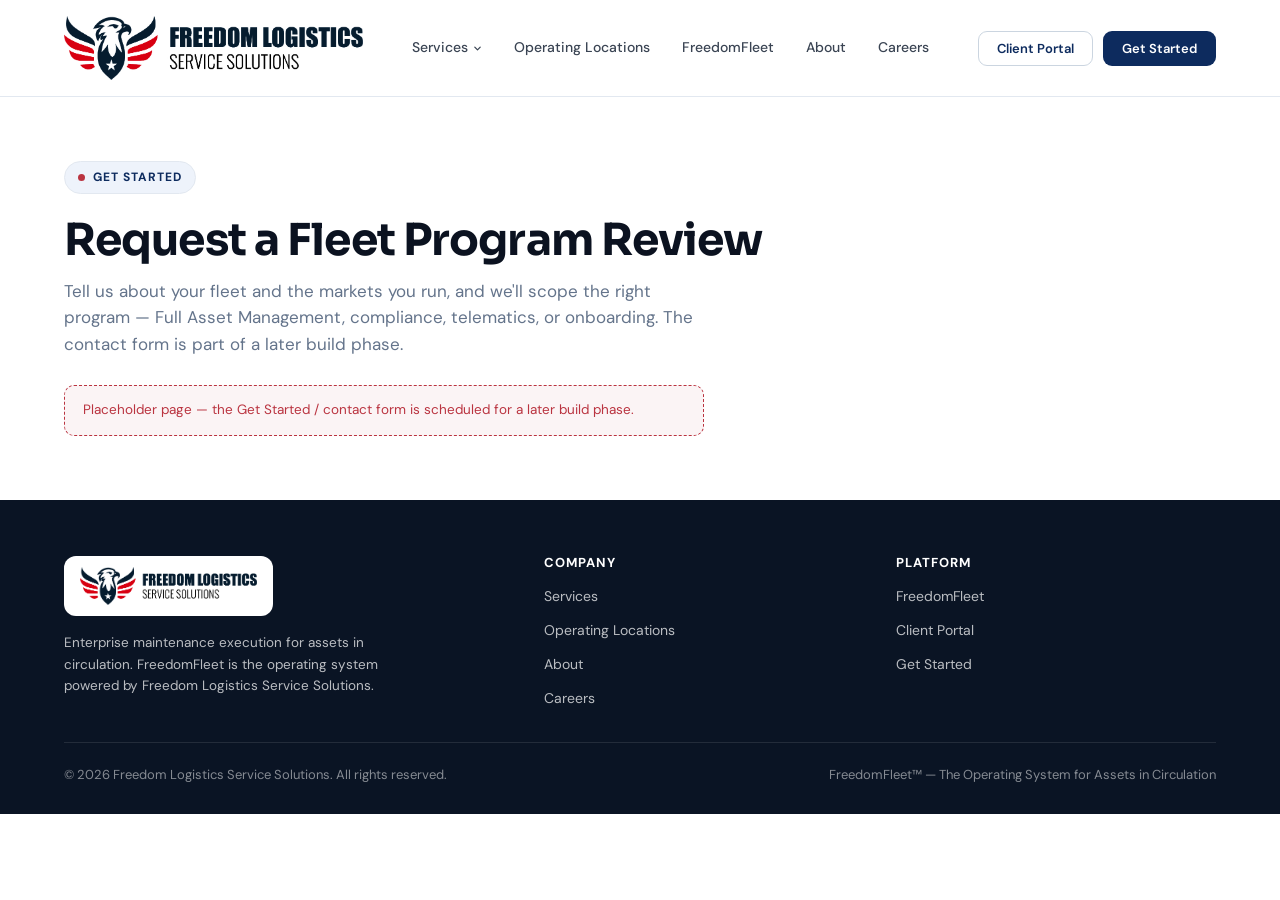
<file: contact.html>
<!DOCTYPE html>
<html lang="en">
<head>
  <meta charset="UTF-8">
  <meta name="viewport" content="width=device-width, initial-scale=1.0">
  <title>Get Started — Freedom Logistics Service Solutions</title>
  <meta name="description" content="Request a Fleet Program Review or get started with Freedom Logistics Service Solutions.">
  <link rel="icon" type="image/svg+xml" href="assets/icons/favicon.svg">
  <link rel="preconnect" href="https://fonts.googleapis.com">
  <link rel="preconnect" href="https://fonts.gstatic.com" crossorigin>
  <link href="https://fonts.googleapis.com/css2?family=Sora:wght@400;600;700;800&family=DM+Sans:wght@400;500;600;700&display=swap" rel="stylesheet">
  <link rel="stylesheet" href="css/styles.css">
</head>
<body>
  <header class="site-header">
    <div class="nav-inner">
      <a class="brand" href="index.html" aria-label="Freedom Logistics Service Solutions — home">
        <img src="assets/logos/freedom-logistics-secondary-logo-full-color-cmyk-900px-w-300ppi.jpg" alt="Freedom Logistics Service Solutions">
      </a>
      <nav class="main-nav" aria-label="Primary">
        <ul>
          <li class="has-dropdown">
            <a href="services.html" aria-haspopup="true">Services
              <svg class="caret" viewBox="0 0 10 10" fill="none"><path d="M2 3.5l3 3 3-3" stroke="currentColor" stroke-width="1.4" stroke-linecap="round" stroke-linejoin="round"/></svg>
            </a>
            <div class="dropdown" role="menu" aria-label="Services">
              <a class="flagship" href="services.html" role="menuitem">
                <span class="flag-icon" aria-hidden="true"><svg width="22" height="22" viewBox="0 0 24 24" fill="none"><path d="M12 2 4 5v6c0 5 3.5 8.5 8 10 4.5-1.5 8-5 8-10V5l-8-3z" stroke="#fff" stroke-width="1.6"/><path d="M8.5 12l2.5 2.5 4.5-5" stroke="#fff" stroke-width="1.6" stroke-linecap="round" stroke-linejoin="round"/></svg></span>
                <span class="flag-body">
                  <span class="flag-badge">Flagship Program</span>
                  <h3>Full Asset Management</h3>
                  <span class="flag-lead">You run freight. We run the trailers.</span>
                  <p>Complete monitoring, compliance, maintenance execution, telematics oversight, and asset readiness under one accountable partner.</p>
                  <span class="btn btn-light">Learn More</span>
                </span>
              </a>
              <div class="svc-grid">
                <a class="svc-item" href="services.html" role="menuitem"><div class="svc-title">DOT Compliance Program</div><div class="svc-desc">Keep every unit roadable and inspection-ready.</div></a>
                <a class="svc-item" href="services.html" role="menuitem"><div class="svc-title">DOT &amp; PM Compliance Program</div><div class="svc-desc">Compliance plus preventive maintenance on cycle.</div></a>
                <a class="svc-item" href="services.html" role="menuitem"><div class="svc-title">National Tire Service</div><div class="svc-desc">National Bridgestone Dealer. On-site and roadside.</div></a>
                <a class="svc-item" href="services.html" role="menuitem"><div class="svc-title">Roadside &amp; Mobile Maintenance</div><div class="svc-desc">National repair coverage where assets actually operate.</div></a>
                <a class="svc-item" href="services.html" role="menuitem"><div class="svc-title">Telematics Installation</div><div class="svc-desc">GPS, cargo, TPMS, door sensors.</div></a>
                <a class="svc-item" href="services.html" role="menuitem"><div class="svc-title">Telematics Monitoring &amp; Management</div><div class="svc-desc">Dormant device? We dispatch.</div></a>
                <a class="svc-item" href="services.html" role="menuitem"><div class="svc-title">Asset Onboarding</div><div class="svc-desc">Decals, installs, activation, in-service inspections.</div></a>
              </div>
              <div class="dropdown-footer">
                <span class="df-text"><strong>Need help deciding?</strong></span>
                <a class="btn-link" href="contact.html">Request Fleet Program Review →</a>
              </div>
            </div>
          </li>
          <li><a href="operating-locations.html">Operating Locations</a></li>
          <li><a href="freedomfleet.html">FreedomFleet</a></li>
          <li><a href="about.html">About</a></li>
          <li><a href="careers.html">Careers</a></li>
        </ul>
      </nav>
      <div class="nav-cta">
        <a class="btn btn-ghost" href="https://app.freedomfleet.ai" target="_blank" rel="noopener noreferrer">Client Portal</a>
        <a class="btn btn-primary btn-getstarted" href="contact.html">Get Started</a>
      </div>
      <button class="hamburger" aria-label="Open menu" aria-expanded="false"><span></span><span></span><span></span></button>
    </div>
  </header>

  <main class="page-body">
    <div class="container">
      <span class="eyebrow"><span class="dot"></span>Get Started</span>
      <h1>Request a Fleet Program Review</h1>
      <p>Tell us about your fleet and the markets you run, and we'll scope the right program — Full Asset Management, compliance, telematics, or onboarding. The contact form is part of a later build phase.</p>
      <div class="stub-note">Placeholder page — the Get Started / contact form is scheduled for a later build phase.</div>
    </div>
  </main>

  <footer class="site-footer">
    <div class="container">
      <div class="footer-top">
        <div class="footer-brand">
          <img src="assets/logos/freedom-logistics-secondary-logo-full-color-cmyk-900px-w-300ppi.jpg" alt="Freedom Logistics Service Solutions">
          <p>Enterprise maintenance execution for assets in circulation. FreedomFleet is the operating system powered by Freedom Logistics Service Solutions.</p>
        </div>
        <div><h4>Company</h4><ul>
          <li><a href="services.html">Services</a></li>
          <li><a href="operating-locations.html">Operating Locations</a></li>
          <li><a href="about.html">About</a></li>
          <li><a href="careers.html">Careers</a></li>
        </ul></div>
        <div><h4>Platform</h4><ul>
          <li><a href="freedomfleet.html">FreedomFleet</a></li>
          <li><a href="https://app.freedomfleet.ai" target="_blank" rel="noopener noreferrer">Client Portal</a></li>
          <li><a href="contact.html">Get Started</a></li>
        </ul></div>
      </div>
      <div class="footer-bottom">
        <span>© 2026 Freedom Logistics Service Solutions. All rights reserved.</span>
        <span>FreedomFleet™ — The Operating System for Assets in Circulation</span>
      </div>
    </div>
  </footer>
  <script src="js/app.js"></script>
</body>
</html>
</file>
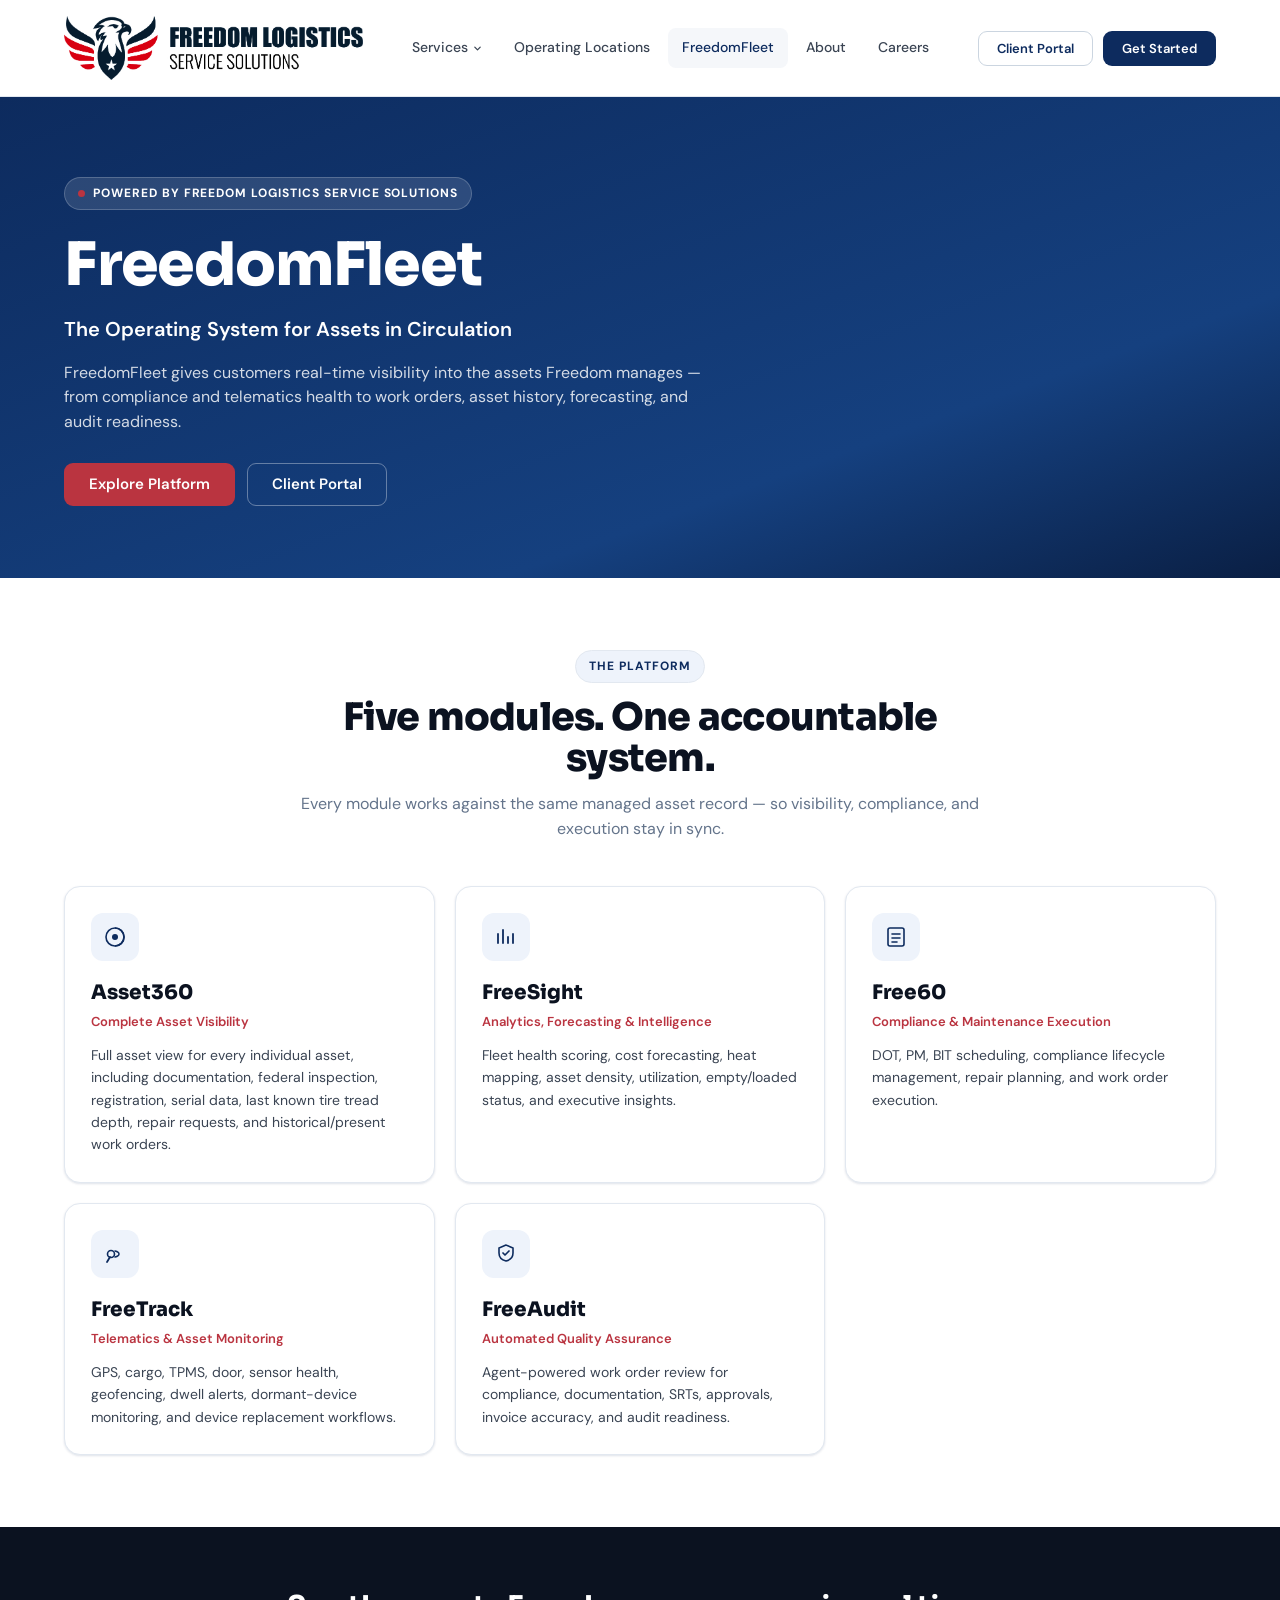
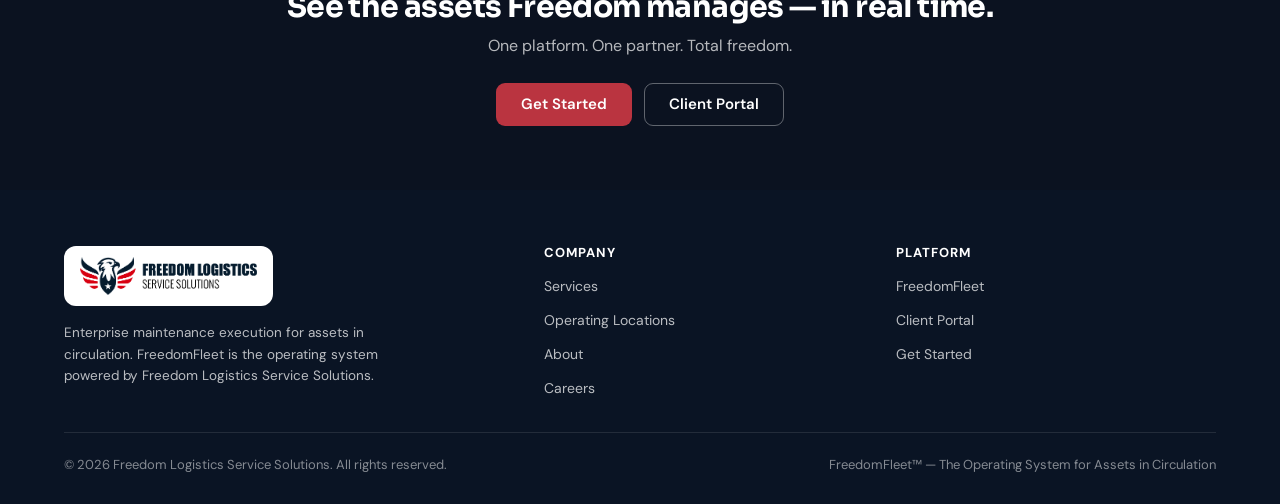
<file: freedomfleet.html>
<!DOCTYPE html>
<html lang="en">
<head>
  <meta charset="UTF-8">
  <meta name="viewport" content="width=device-width, initial-scale=1.0">
  <title>FreedomFleet — The Operating System for Assets in Circulation</title>
  <meta name="description" content="FreedomFleet gives customers real-time visibility into the assets Freedom manages — compliance, telematics health, work orders, asset history, forecasting, and audit readiness.">
  <link rel="icon" type="image/svg+xml" href="assets/icons/favicon.svg">
  <link rel="preconnect" href="https://fonts.googleapis.com">
  <link rel="preconnect" href="https://fonts.gstatic.com" crossorigin>
  <link href="https://fonts.googleapis.com/css2?family=Sora:wght@400;600;700;800&family=DM+Sans:wght@400;500;600;700&display=swap" rel="stylesheet">
  <link rel="stylesheet" href="css/styles.css">
</head>
<body>

  <!-- ═══════════════ HEADER ═══════════════ -->
  <header class="site-header">
    <div class="nav-inner">
      <a class="brand" href="index.html" aria-label="Freedom Logistics Service Solutions — home">
        <img src="assets/logos/freedom-logistics-secondary-logo-full-color-cmyk-900px-w-300ppi.jpg" alt="Freedom Logistics Service Solutions">
      </a>

      <nav class="main-nav" aria-label="Primary">
        <ul>
          <li class="has-dropdown">
            <a href="services.html" aria-haspopup="true">
              Services
              <svg class="caret" viewBox="0 0 10 10" fill="none"><path d="M2 3.5l3 3 3-3" stroke="currentColor" stroke-width="1.4" stroke-linecap="round" stroke-linejoin="round"/></svg>
            </a>
            <div class="dropdown" role="menu" aria-label="Services">
              <a class="flagship" href="services.html" role="menuitem">
                <span class="flag-icon" aria-hidden="true">
                  <svg width="22" height="22" viewBox="0 0 24 24" fill="none"><path d="M12 2 4 5v6c0 5 3.5 8.5 8 10 4.5-1.5 8-5 8-10V5l-8-3z" stroke="#fff" stroke-width="1.6"/><path d="M8.5 12l2.5 2.5 4.5-5" stroke="#fff" stroke-width="1.6" stroke-linecap="round" stroke-linejoin="round"/></svg>
                </span>
                <span class="flag-body">
                  <span class="flag-badge">Flagship Program</span>
                  <h3>Full Asset Management</h3>
                  <span class="flag-lead">You run freight. We run the trailers.</span>
                  <p>Complete monitoring, compliance, maintenance execution, telematics oversight, and asset readiness under one accountable partner.</p>
                  <span class="btn btn-light">Learn More</span>
                </span>
              </a>
              <div class="svc-grid">
                <a class="svc-item" href="services.html" role="menuitem"><div class="svc-title">DOT Compliance Program</div><div class="svc-desc">Keep every unit roadable and inspection-ready.</div></a>
                <a class="svc-item" href="services.html" role="menuitem"><div class="svc-title">DOT &amp; PM Compliance Program</div><div class="svc-desc">Compliance plus preventive maintenance on cycle.</div></a>
                <a class="svc-item" href="services.html" role="menuitem"><div class="svc-title">National Tire Service</div><div class="svc-desc">National Bridgestone Dealer. On-site and roadside.</div></a>
                <a class="svc-item" href="services.html" role="menuitem"><div class="svc-title">Roadside &amp; Mobile Maintenance</div><div class="svc-desc">National repair coverage where assets actually operate.</div></a>
                <a class="svc-item" href="services.html" role="menuitem"><div class="svc-title">Telematics Installation</div><div class="svc-desc">GPS, cargo, TPMS, door sensors.</div></a>
                <a class="svc-item" href="services.html" role="menuitem"><div class="svc-title">Telematics Monitoring &amp; Management</div><div class="svc-desc">Dormant device? We dispatch.</div></a>
                <a class="svc-item" href="services.html" role="menuitem"><div class="svc-title">Asset Onboarding</div><div class="svc-desc">Decals, installs, activation, in-service inspections.</div></a>
              </div>
              <div class="dropdown-footer">
                <span class="df-text"><strong>Need help deciding?</strong></span>
                <a class="btn-link" href="contact.html">Request Fleet Program Review →</a>
              </div>
            </div>
          </li>
          <li><a href="operating-locations.html">Operating Locations</a></li>
          <li><a href="freedomfleet.html" class="active">FreedomFleet</a></li>
          <li><a href="about.html">About</a></li>
          <li><a href="careers.html">Careers</a></li>
        </ul>
      </nav>

      <div class="nav-cta">
        <a class="btn btn-ghost" href="https://app.freedomfleet.ai" target="_blank" rel="noopener noreferrer">Client Portal</a>
        <a class="btn btn-primary btn-getstarted" href="contact.html">Get Started</a>
      </div>

      <button class="hamburger" aria-label="Open menu" aria-expanded="false">
        <span></span><span></span><span></span>
      </button>
    </div>
  </header>

  <!-- ═══════════════ PAGE HERO ═══════════════ -->
  <section class="page-hero">
    <div class="page-hero-inner">
      <span class="eyebrow"><span class="dot"></span>Powered by Freedom Logistics Service Solutions</span>
      <h1>FreedomFleet</h1>
      <p class="ph-sub">The Operating System for Assets in Circulation</p>
      <p>FreedomFleet gives customers real-time visibility into the assets Freedom manages — from compliance and telematics health to work orders, asset history, forecasting, and audit readiness.</p>
      <div class="hero-cta">
        <a class="btn btn-red" href="#modules">Explore Platform</a>
        <a class="btn btn-ghost" href="https://app.freedomfleet.ai" target="_blank" rel="noopener noreferrer">Client Portal</a>
      </div>
    </div>
  </section>

  <!-- ═══════════════ MODULES ═══════════════ -->
  <section class="section" id="modules">
    <div class="container">
      <div class="section-head">
        <span class="eyebrow">The Platform</span>
        <h2>Five modules. One accountable system.</h2>
        <p>Every module works against the same managed asset record — so visibility, compliance, and execution stay in sync.</p>
      </div>

      <div class="module-grid">
        <article class="module">
          <div class="mod-icon" aria-hidden="true"><svg width="24" height="24" viewBox="0 0 24 24" fill="none"><circle cx="12" cy="12" r="9" stroke="currentColor" stroke-width="1.6"/><path d="M12 3a9 9 0 0 1 0 18" stroke="currentColor" stroke-width="1.6"/><circle cx="12" cy="12" r="3" fill="currentColor"/></svg></div>
          <div class="mod-name">Asset360</div>
          <div class="mod-sub">Complete Asset Visibility</div>
          <p>Full asset view for every individual asset, including documentation, federal inspection, registration, serial data, last known tire tread depth, repair requests, and historical/present work orders.</p>
        </article>

        <article class="module">
          <div class="mod-icon" aria-hidden="true"><svg width="24" height="24" viewBox="0 0 24 24" fill="none"><path d="M4 18V9M9 18V5M14 18v-6M19 18v-9" stroke="currentColor" stroke-width="1.8" stroke-linecap="round"/></svg></div>
          <div class="mod-name">FreeSight</div>
          <div class="mod-sub">Analytics, Forecasting &amp; Intelligence</div>
          <p>Fleet health scoring, cost forecasting, heat mapping, asset density, utilization, empty/loaded status, and executive insights.</p>
        </article>

        <article class="module">
          <div class="mod-icon" aria-hidden="true"><svg width="24" height="24" viewBox="0 0 24 24" fill="none"><rect x="4" y="3" width="16" height="18" rx="2" stroke="currentColor" stroke-width="1.6"/><path d="M8 9h8M8 13h8M8 17h5" stroke="currentColor" stroke-width="1.6" stroke-linecap="round"/></svg></div>
          <div class="mod-name">Free60</div>
          <div class="mod-sub">Compliance &amp; Maintenance Execution</div>
          <p>DOT, PM, BIT scheduling, compliance lifecycle management, repair planning, and work order execution.</p>
        </article>

        <article class="module">
          <div class="mod-icon" aria-hidden="true"><svg width="24" height="24" viewBox="0 0 24 24" fill="none"><circle cx="8" cy="12" r="3.5" stroke="currentColor" stroke-width="1.6"/><path d="M12 9c2.5.5 4 1.5 4 3s-1.5 2.5-4 3" stroke="currentColor" stroke-width="1.5" stroke-linecap="round"/><path d="M7 15l-3 5" stroke="currentColor" stroke-width="1.8" stroke-linecap="round"/></svg></div>
          <div class="mod-name">FreeTrack</div>
          <div class="mod-sub">Telematics &amp; Asset Monitoring</div>
          <p>GPS, cargo, TPMS, door, sensor health, geofencing, dwell alerts, dormant-device monitoring, and device replacement workflows.</p>
        </article>

        <article class="module">
          <div class="mod-icon" aria-hidden="true"><svg width="24" height="24" viewBox="0 0 24 24" fill="none"><path d="M9 11l2 2 4-4" stroke="currentColor" stroke-width="1.7" stroke-linecap="round" stroke-linejoin="round"/><path d="M12 3 5 6v5c0 4 3 7 7 8 4-1 7-4 7-8V6l-7-3z" stroke="currentColor" stroke-width="1.6"/></svg></div>
          <div class="mod-name">FreeAudit</div>
          <div class="mod-sub">Automated Quality Assurance</div>
          <p>Agent-powered work order review for compliance, documentation, SRTs, approvals, invoice accuracy, and audit readiness.</p>
        </article>
      </div>
    </div>
  </section>

  <!-- ═══════════════ CTA BAND ═══════════════ -->
  <section class="cta-band">
    <div class="container">
      <h2>See the assets Freedom manages — in real time.</h2>
      <p>One platform. One partner. Total freedom.</p>
      <div class="hero-cta">
        <a class="btn btn-red" href="contact.html">Get Started</a>
        <a class="btn btn-ghost" href="https://app.freedomfleet.ai" target="_blank" rel="noopener noreferrer">Client Portal</a>
      </div>
    </div>
  </section>

  <!-- ═══════════════ FOOTER ═══════════════ -->
  <footer class="site-footer">
    <div class="container">
      <div class="footer-top">
        <div class="footer-brand">
          <img src="assets/logos/freedom-logistics-secondary-logo-full-color-cmyk-900px-w-300ppi.jpg" alt="Freedom Logistics Service Solutions">
          <p>Enterprise maintenance execution for assets in circulation. FreedomFleet is the operating system powered by Freedom Logistics Service Solutions.</p>
        </div>
        <div>
          <h4>Company</h4>
          <ul>
            <li><a href="services.html">Services</a></li>
            <li><a href="operating-locations.html">Operating Locations</a></li>
            <li><a href="about.html">About</a></li>
            <li><a href="careers.html">Careers</a></li>
          </ul>
        </div>
        <div>
          <h4>Platform</h4>
          <ul>
            <li><a href="freedomfleet.html">FreedomFleet</a></li>
            <li><a href="https://app.freedomfleet.ai" target="_blank" rel="noopener noreferrer">Client Portal</a></li>
            <li><a href="contact.html">Get Started</a></li>
          </ul>
        </div>
      </div>
      <div class="footer-bottom">
        <span>© 2026 Freedom Logistics Service Solutions. All rights reserved.</span>
        <span>FreedomFleet™ — The Operating System for Assets in Circulation</span>
      </div>
    </div>
  </footer>

  <script src="js/app.js"></script>
</body>
</html>
</file>
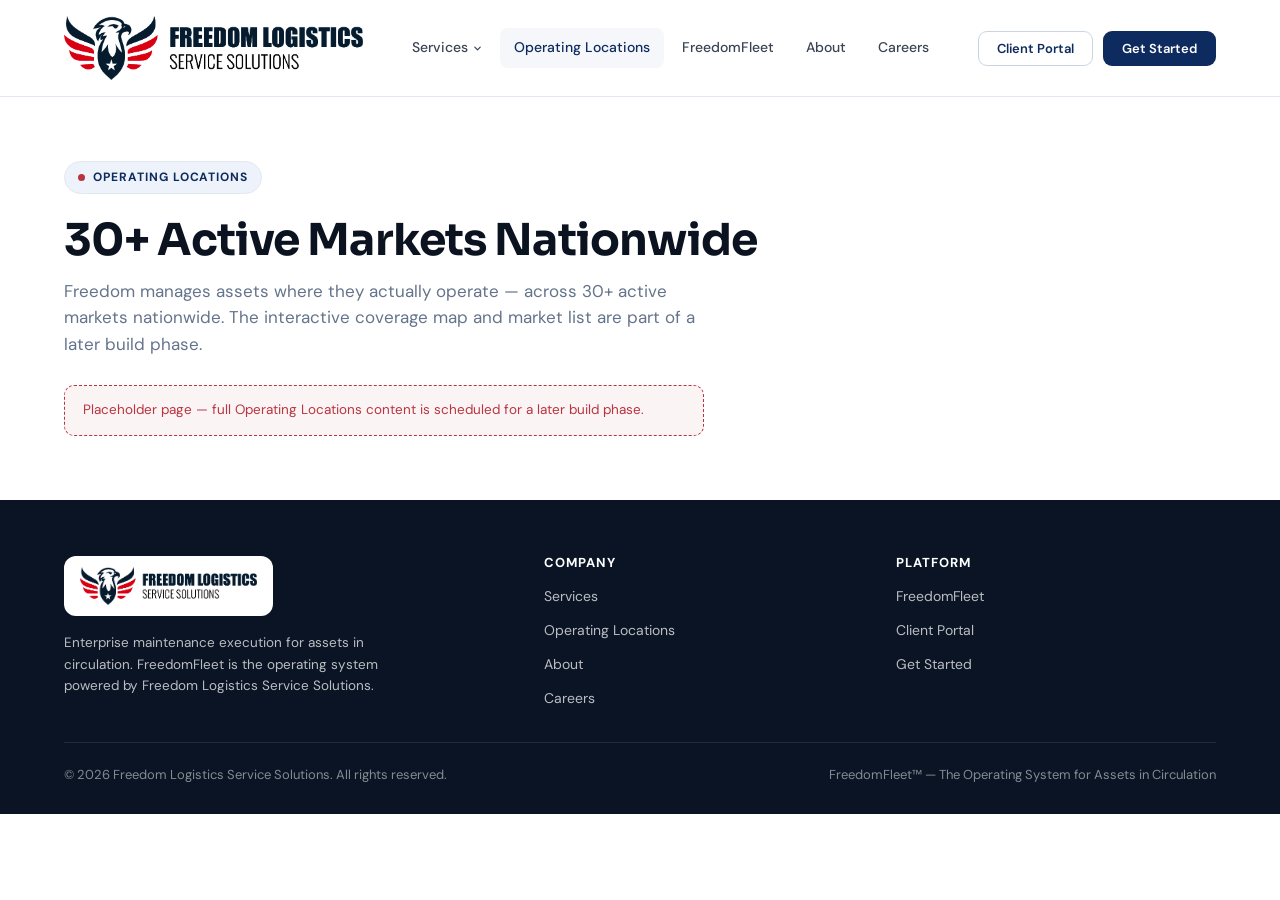
<file: operating-locations.html>
<!DOCTYPE html>
<html lang="en">
<head>
  <meta charset="UTF-8">
  <meta name="viewport" content="width=device-width, initial-scale=1.0">
  <title>Operating Locations — Freedom Logistics Service Solutions</title>
  <meta name="description" content="Freedom Logistics Service Solutions operates across 30+ active markets nationwide.">
  <link rel="icon" type="image/svg+xml" href="assets/icons/favicon.svg">
  <link rel="preconnect" href="https://fonts.googleapis.com">
  <link rel="preconnect" href="https://fonts.gstatic.com" crossorigin>
  <link href="https://fonts.googleapis.com/css2?family=Sora:wght@400;600;700;800&family=DM+Sans:wght@400;500;600;700&display=swap" rel="stylesheet">
  <link rel="stylesheet" href="css/styles.css">
</head>
<body>
  <header class="site-header">
    <div class="nav-inner">
      <a class="brand" href="index.html" aria-label="Freedom Logistics Service Solutions — home">
        <img src="assets/logos/freedom-logistics-secondary-logo-full-color-cmyk-900px-w-300ppi.jpg" alt="Freedom Logistics Service Solutions">
      </a>
      <nav class="main-nav" aria-label="Primary">
        <ul>
          <li class="has-dropdown">
            <a href="services.html" aria-haspopup="true">Services
              <svg class="caret" viewBox="0 0 10 10" fill="none"><path d="M2 3.5l3 3 3-3" stroke="currentColor" stroke-width="1.4" stroke-linecap="round" stroke-linejoin="round"/></svg>
            </a>
            <div class="dropdown" role="menu" aria-label="Services">
              <a class="flagship" href="services.html" role="menuitem">
                <span class="flag-icon" aria-hidden="true"><svg width="22" height="22" viewBox="0 0 24 24" fill="none"><path d="M12 2 4 5v6c0 5 3.5 8.5 8 10 4.5-1.5 8-5 8-10V5l-8-3z" stroke="#fff" stroke-width="1.6"/><path d="M8.5 12l2.5 2.5 4.5-5" stroke="#fff" stroke-width="1.6" stroke-linecap="round" stroke-linejoin="round"/></svg></span>
                <span class="flag-body">
                  <span class="flag-badge">Flagship Program</span>
                  <h3>Full Asset Management</h3>
                  <span class="flag-lead">You run freight. We run the trailers.</span>
                  <p>Complete monitoring, compliance, maintenance execution, telematics oversight, and asset readiness under one accountable partner.</p>
                  <span class="btn btn-light">Learn More</span>
                </span>
              </a>
              <div class="svc-grid">
                <a class="svc-item" href="services.html" role="menuitem"><div class="svc-title">DOT Compliance Program</div><div class="svc-desc">Keep every unit roadable and inspection-ready.</div></a>
                <a class="svc-item" href="services.html" role="menuitem"><div class="svc-title">DOT &amp; PM Compliance Program</div><div class="svc-desc">Compliance plus preventive maintenance on cycle.</div></a>
                <a class="svc-item" href="services.html" role="menuitem"><div class="svc-title">National Tire Service</div><div class="svc-desc">National Bridgestone Dealer. On-site and roadside.</div></a>
                <a class="svc-item" href="services.html" role="menuitem"><div class="svc-title">Roadside &amp; Mobile Maintenance</div><div class="svc-desc">National repair coverage where assets actually operate.</div></a>
                <a class="svc-item" href="services.html" role="menuitem"><div class="svc-title">Telematics Installation</div><div class="svc-desc">GPS, cargo, TPMS, door sensors.</div></a>
                <a class="svc-item" href="services.html" role="menuitem"><div class="svc-title">Telematics Monitoring &amp; Management</div><div class="svc-desc">Dormant device? We dispatch.</div></a>
                <a class="svc-item" href="services.html" role="menuitem"><div class="svc-title">Asset Onboarding</div><div class="svc-desc">Decals, installs, activation, in-service inspections.</div></a>
              </div>
              <div class="dropdown-footer">
                <span class="df-text"><strong>Need help deciding?</strong></span>
                <a class="btn-link" href="contact.html">Request Fleet Program Review →</a>
              </div>
            </div>
          </li>
          <li><a href="operating-locations.html" class="active">Operating Locations</a></li>
          <li><a href="freedomfleet.html">FreedomFleet</a></li>
          <li><a href="about.html">About</a></li>
          <li><a href="careers.html">Careers</a></li>
        </ul>
      </nav>
      <div class="nav-cta">
        <a class="btn btn-ghost" href="https://app.freedomfleet.ai" target="_blank" rel="noopener noreferrer">Client Portal</a>
        <a class="btn btn-primary btn-getstarted" href="contact.html">Get Started</a>
      </div>
      <button class="hamburger" aria-label="Open menu" aria-expanded="false"><span></span><span></span><span></span></button>
    </div>
  </header>

  <main class="page-body">
    <div class="container">
      <span class="eyebrow"><span class="dot"></span>Operating Locations</span>
      <h1>30+ Active Markets Nationwide</h1>
      <p>Freedom manages assets where they actually operate — across 30+ active markets nationwide. The interactive coverage map and market list are part of a later build phase.</p>
      <div class="stub-note">Placeholder page — full Operating Locations content is scheduled for a later build phase.</div>
    </div>
  </main>

  <footer class="site-footer">
    <div class="container">
      <div class="footer-top">
        <div class="footer-brand">
          <img src="assets/logos/freedom-logistics-secondary-logo-full-color-cmyk-900px-w-300ppi.jpg" alt="Freedom Logistics Service Solutions">
          <p>Enterprise maintenance execution for assets in circulation. FreedomFleet is the operating system powered by Freedom Logistics Service Solutions.</p>
        </div>
        <div><h4>Company</h4><ul>
          <li><a href="services.html">Services</a></li>
          <li><a href="operating-locations.html">Operating Locations</a></li>
          <li><a href="about.html">About</a></li>
          <li><a href="careers.html">Careers</a></li>
        </ul></div>
        <div><h4>Platform</h4><ul>
          <li><a href="freedomfleet.html">FreedomFleet</a></li>
          <li><a href="https://app.freedomfleet.ai" target="_blank" rel="noopener noreferrer">Client Portal</a></li>
          <li><a href="contact.html">Get Started</a></li>
        </ul></div>
      </div>
      <div class="footer-bottom">
        <span>© 2026 Freedom Logistics Service Solutions. All rights reserved.</span>
        <span>FreedomFleet™ — The Operating System for Assets in Circulation</span>
      </div>
    </div>
  </footer>
  <script src="js/app.js"></script>
</body>
</html>
</file>
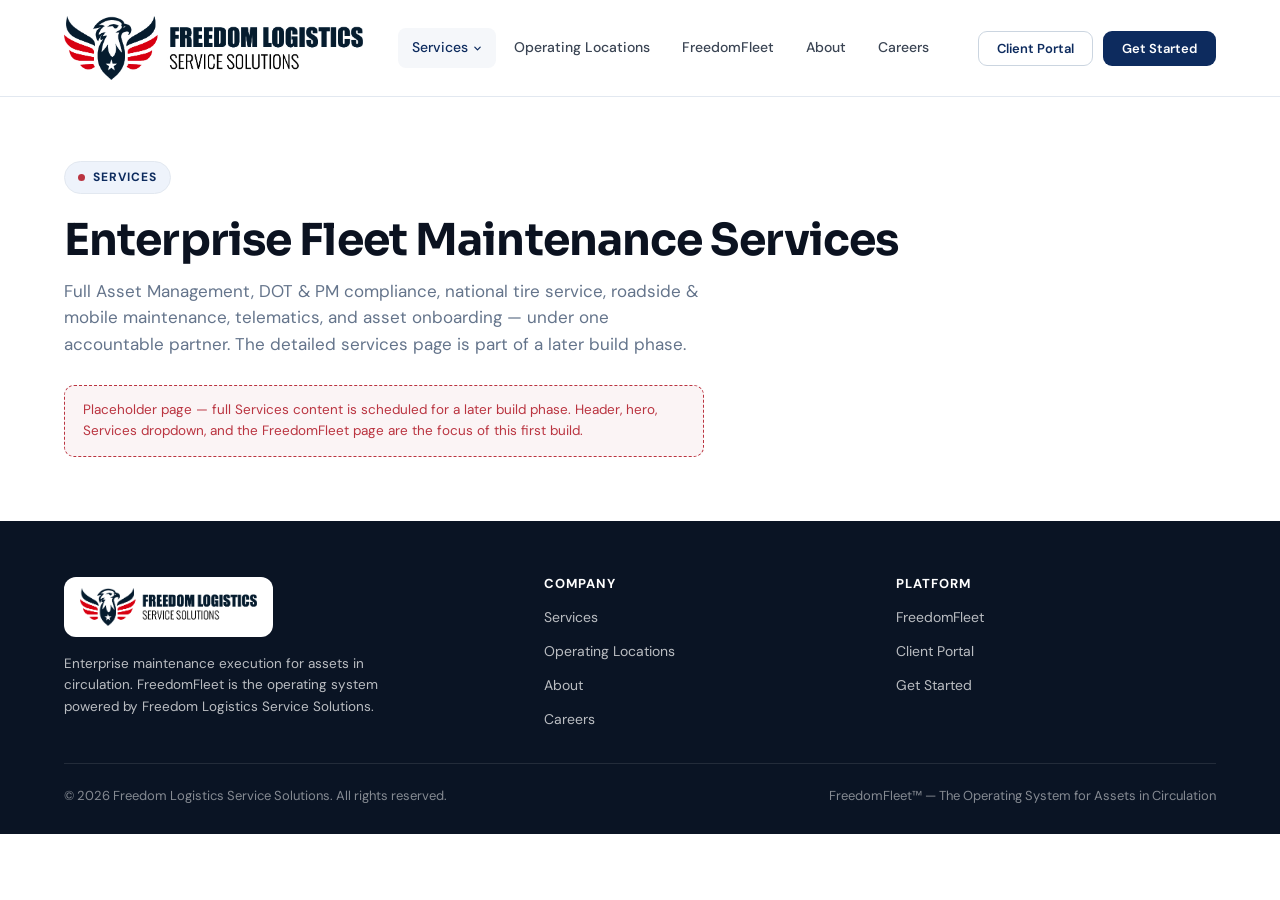
<file: services.html>
<!DOCTYPE html>
<html lang="en">
<head>
  <meta charset="UTF-8">
  <meta name="viewport" content="width=device-width, initial-scale=1.0">
  <title>Services — Freedom Logistics Service Solutions</title>
  <meta name="description" content="Enterprise fleet maintenance services from Freedom Logistics Service Solutions.">
  <link rel="icon" type="image/svg+xml" href="assets/icons/favicon.svg">
  <link rel="preconnect" href="https://fonts.googleapis.com">
  <link rel="preconnect" href="https://fonts.gstatic.com" crossorigin>
  <link href="https://fonts.googleapis.com/css2?family=Sora:wght@400;600;700;800&family=DM+Sans:wght@400;500;600;700&display=swap" rel="stylesheet">
  <link rel="stylesheet" href="css/styles.css">
</head>
<body>
  <header class="site-header">
    <div class="nav-inner">
      <a class="brand" href="index.html" aria-label="Freedom Logistics Service Solutions — home">
        <img src="assets/logos/freedom-logistics-secondary-logo-full-color-cmyk-900px-w-300ppi.jpg" alt="Freedom Logistics Service Solutions">
      </a>
      <nav class="main-nav" aria-label="Primary">
        <ul>
          <li class="has-dropdown">
            <a href="services.html" class="active" aria-haspopup="true">Services
              <svg class="caret" viewBox="0 0 10 10" fill="none"><path d="M2 3.5l3 3 3-3" stroke="currentColor" stroke-width="1.4" stroke-linecap="round" stroke-linejoin="round"/></svg>
            </a>
            <div class="dropdown" role="menu" aria-label="Services">
              <a class="flagship" href="services.html" role="menuitem">
                <span class="flag-icon" aria-hidden="true"><svg width="22" height="22" viewBox="0 0 24 24" fill="none"><path d="M12 2 4 5v6c0 5 3.5 8.5 8 10 4.5-1.5 8-5 8-10V5l-8-3z" stroke="#fff" stroke-width="1.6"/><path d="M8.5 12l2.5 2.5 4.5-5" stroke="#fff" stroke-width="1.6" stroke-linecap="round" stroke-linejoin="round"/></svg></span>
                <span class="flag-body">
                  <span class="flag-badge">Flagship Program</span>
                  <h3>Full Asset Management</h3>
                  <span class="flag-lead">You run freight. We run the trailers.</span>
                  <p>Complete monitoring, compliance, maintenance execution, telematics oversight, and asset readiness under one accountable partner.</p>
                  <span class="btn btn-light">Learn More</span>
                </span>
              </a>
              <div class="svc-grid">
                <a class="svc-item" href="services.html" role="menuitem"><div class="svc-title">DOT Compliance Program</div><div class="svc-desc">Keep every unit roadable and inspection-ready.</div></a>
                <a class="svc-item" href="services.html" role="menuitem"><div class="svc-title">DOT &amp; PM Compliance Program</div><div class="svc-desc">Compliance plus preventive maintenance on cycle.</div></a>
                <a class="svc-item" href="services.html" role="menuitem"><div class="svc-title">National Tire Service</div><div class="svc-desc">National Bridgestone Dealer. On-site and roadside.</div></a>
                <a class="svc-item" href="services.html" role="menuitem"><div class="svc-title">Roadside &amp; Mobile Maintenance</div><div class="svc-desc">National repair coverage where assets actually operate.</div></a>
                <a class="svc-item" href="services.html" role="menuitem"><div class="svc-title">Telematics Installation</div><div class="svc-desc">GPS, cargo, TPMS, door sensors.</div></a>
                <a class="svc-item" href="services.html" role="menuitem"><div class="svc-title">Telematics Monitoring &amp; Management</div><div class="svc-desc">Dormant device? We dispatch.</div></a>
                <a class="svc-item" href="services.html" role="menuitem"><div class="svc-title">Asset Onboarding</div><div class="svc-desc">Decals, installs, activation, in-service inspections.</div></a>
              </div>
              <div class="dropdown-footer">
                <span class="df-text"><strong>Need help deciding?</strong></span>
                <a class="btn-link" href="contact.html">Request Fleet Program Review →</a>
              </div>
            </div>
          </li>
          <li><a href="operating-locations.html">Operating Locations</a></li>
          <li><a href="freedomfleet.html">FreedomFleet</a></li>
          <li><a href="about.html">About</a></li>
          <li><a href="careers.html">Careers</a></li>
        </ul>
      </nav>
      <div class="nav-cta">
        <a class="btn btn-ghost" href="https://app.freedomfleet.ai" target="_blank" rel="noopener noreferrer">Client Portal</a>
        <a class="btn btn-primary btn-getstarted" href="contact.html">Get Started</a>
      </div>
      <button class="hamburger" aria-label="Open menu" aria-expanded="false"><span></span><span></span><span></span></button>
    </div>
  </header>

  <main class="page-body">
    <div class="container">
      <span class="eyebrow"><span class="dot"></span>Services</span>
      <h1>Enterprise Fleet Maintenance Services</h1>
      <p>Full Asset Management, DOT &amp; PM compliance, national tire service, roadside &amp; mobile maintenance, telematics, and asset onboarding — under one accountable partner. The detailed services page is part of a later build phase.</p>
      <div class="stub-note">Placeholder page — full Services content is scheduled for a later build phase. Header, hero, Services dropdown, and the FreedomFleet page are the focus of this first build.</div>
    </div>
  </main>

  <footer class="site-footer">
    <div class="container">
      <div class="footer-top">
        <div class="footer-brand">
          <img src="assets/logos/freedom-logistics-secondary-logo-full-color-cmyk-900px-w-300ppi.jpg" alt="Freedom Logistics Service Solutions">
          <p>Enterprise maintenance execution for assets in circulation. FreedomFleet is the operating system powered by Freedom Logistics Service Solutions.</p>
        </div>
        <div><h4>Company</h4><ul>
          <li><a href="services.html">Services</a></li>
          <li><a href="operating-locations.html">Operating Locations</a></li>
          <li><a href="about.html">About</a></li>
          <li><a href="careers.html">Careers</a></li>
        </ul></div>
        <div><h4>Platform</h4><ul>
          <li><a href="freedomfleet.html">FreedomFleet</a></li>
          <li><a href="https://app.freedomfleet.ai" target="_blank" rel="noopener noreferrer">Client Portal</a></li>
          <li><a href="contact.html">Get Started</a></li>
        </ul></div>
      </div>
      <div class="footer-bottom">
        <span>© 2026 Freedom Logistics Service Solutions. All rights reserved.</span>
        <span>FreedomFleet™ — The Operating System for Assets in Circulation</span>
      </div>
    </div>
  </footer>
  <script src="js/app.js"></script>
</body>
</html>
</file>
<file: css/styles.css>
/* ============================================================
   Freedom Logistics Service Solutions — Website V2
   styles.css · Light enterprise theme · No framework, no build
   Headings: Sora · Body: DM Sans
   ============================================================ */

:root {
  --navy:      #0D2B5E;   /* brand navy — unchanged */
  --navy-2:    #15407F;
  --navy-bg:   #EEF3FB;
  --red:       #BA3440;   /* brand red, ~13% desaturated for enterprise presentation */
  --red-2:     #CB404C;   /* hover */
  --red-bg:    #FBF4F5;
  --ink:       #0B1220;
  --white:     #ffffff;
  --surface:   #F5F7FA;
  --surface-2: #EAF0F7;
  --border:    #E2E8F0;
  --border-2:  #CBD5E0;
  --muted:     #64748B;
  --body:      #3A4453;
  --green:     #15803D;

  --maxw: 1200px;
  --shadow-sm: 0 1px 2px rgba(13,43,94,.06), 0 1px 3px rgba(13,43,94,.08);
  --shadow-md: 0 10px 30px rgba(13,43,94,.10);
  --shadow-lg: 0 30px 70px rgba(11,18,32,.18);
}

*, *::before, *::after { box-sizing: border-box; margin: 0; padding: 0; }
html { -webkit-font-smoothing: antialiased; scroll-behavior: smooth; }
body {
  font-family: 'DM Sans', system-ui, -apple-system, sans-serif;
  color: var(--body); background: var(--white); line-height: 1.55;
}
h1, h2, h3, h4 {
  font-family: 'Sora', system-ui, sans-serif; color: var(--ink);
  letter-spacing: -0.02em; line-height: 1.1;
}
a { color: inherit; text-decoration: none; }
img, svg { display: block; max-width: 100%; }
.container { width: 100%; max-width: var(--maxw); margin: 0 auto; padding: 0 24px; }
.visually-hidden { position: absolute; width: 1px; height: 1px; overflow: hidden; clip: rect(0 0 0 0); }

/* ---------- Buttons ---------- */
.btn {
  display: inline-flex; align-items: center; justify-content: center; gap: 8px;
  font-family: 'DM Sans', sans-serif; font-size: 15px; font-weight: 600; line-height: 1;
  padding: 13px 24px; border-radius: 9px; cursor: pointer;
  border: 1px solid transparent; transition: all .18s ease; white-space: nowrap;
}
.btn-primary { background: var(--navy); color: #fff; }
.btn-primary:hover { background: var(--navy-2); }
.btn-red { background: var(--red); color: #fff; }
.btn-red:hover { background: var(--red-2); }
.btn-ghost { background: #fff; color: var(--navy); border-color: var(--border-2); }
.btn-ghost:hover { border-color: var(--navy); }
.btn-light { background: rgba(255,255,255,.14); color: #fff; border-color: rgba(255,255,255,.3); }
.btn-light:hover { background: rgba(255,255,255,.24); }
.btn-link { color: var(--navy); font-weight: 600; padding: 0; }
.btn-link:hover { color: var(--red); }

/* ---------- Header / Nav ---------- */
.site-header {
  position: sticky; top: 0; z-index: 200;
  background: rgba(255,255,255,.94); backdrop-filter: saturate(160%) blur(12px);
  border-bottom: 1px solid var(--border);
}
.nav-inner {
  display: flex; align-items: center; gap: 28px;
  max-width: var(--maxw); margin: 0 auto; padding: 0 24px; height: 96px;
}
.brand { display: flex; align-items: center; flex-shrink: 0; }
.brand img { height: 64px; width: auto; }
.main-nav { flex: 1; }
.main-nav > ul { list-style: none; display: flex; align-items: center; gap: 4px; justify-content: center; }
.main-nav > ul > li > a {
  display: inline-flex; align-items: center; gap: 5px;
  font-size: 14px; font-weight: 500; color: var(--body);
  padding: 9px 14px; border-radius: 8px; transition: color .15s, background .15s;
}
.main-nav > ul > li > a:hover, .main-nav > ul > li > a.active { color: var(--navy); background: var(--surface); }
.caret { width: 9px; height: 9px; transition: transform .2s; }
.has-dropdown:hover .caret, .has-dropdown.open .caret { transform: rotate(180deg); }
.nav-cta { display: flex; align-items: center; gap: 10px; flex-shrink: 0; }
.nav-cta .btn { padding: 10px 18px; font-size: 13px; }

.hamburger { display: none; flex-direction: column; gap: 5px; background: none; border: none; cursor: pointer; padding: 6px; }
.hamburger span { display: block; width: 24px; height: 2px; background: var(--ink); border-radius: 2px; transition: .25s; }
.hamburger.open span:nth-child(1) { transform: translateY(7px) rotate(45deg); }
.hamburger.open span:nth-child(2) { opacity: 0; }
.hamburger.open span:nth-child(3) { transform: translateY(-7px) rotate(-45deg); }

/* ---------- Services mega dropdown (polished) ---------- */
.has-dropdown { position: relative; }
.dropdown {
  position: absolute; top: calc(100% + 12px); left: 50%;
  transform: translateX(-50%) translateY(8px); width: min(720px, 92vw);
  background: #fff; border: 1px solid var(--border); border-radius: 16px;
  box-shadow: var(--shadow-lg); padding: 20px; z-index: 300;
  opacity: 0; visibility: hidden; transition: opacity .18s, transform .18s;
}
.has-dropdown:hover .dropdown, .has-dropdown.open .dropdown {
  opacity: 1; visibility: visible; transform: translateX(-50%) translateY(0);
}
.flagship {                                   /* less oversized */
  display: flex; gap: 14px; align-items: center;
  background: linear-gradient(120deg, var(--navy) 0%, var(--navy-2) 100%);
  color: #fff; border-radius: 12px; padding: 15px 18px; margin-bottom: 14px;
}
.flagship .flag-icon {
  width: 40px; height: 40px; border-radius: 9px; flex-shrink: 0;
  background: rgba(255,255,255,.14); display: flex; align-items: center; justify-content: center;
}
.flagship .flag-body { flex: 1; }
.flag-badge {
  display: inline-block; font-size: 9.5px; font-weight: 700; letter-spacing: .12em;
  text-transform: uppercase; color: #fff; background: var(--red);
  padding: 3px 8px; border-radius: 5px; margin-bottom: 6px;
}
.flagship h3 { color: #fff; font-size: 17px; margin-bottom: 2px; }
.flagship .flag-lead { font-weight: 600; font-size: 13px; color: #fff; margin-bottom: 4px; }
.flagship p { color: rgba(255,255,255,.8); font-size: 12.5px; line-height: 1.45; }
.flagship .btn { margin-top: 0; margin-left: auto; align-self: center; flex-shrink: 0; padding: 9px 16px; font-size: 12.5px; }

.svc-grid { display: grid; grid-template-columns: 1fr 1fr; gap: 4px 22px; }
.svc-item { display: block; padding: 10px 12px; border-radius: 9px; transition: background .15s; }
.svc-item:hover { background: var(--surface); }
.svc-title { font-weight: 600; color: var(--ink); font-size: 13.5px; margin-bottom: 2px; }
.svc-desc { font-size: 12px; color: var(--muted); line-height: 1.4; }

.dropdown-footer {
  display: flex; align-items: center; justify-content: space-between;
  margin-top: 14px; padding-top: 14px; border-top: 1px solid var(--border); gap: 12px;
}
.dropdown-footer .df-text { font-size: 13px; color: var(--muted); }
.dropdown-footer .df-text strong { color: var(--ink); }

/* ---------- Hero (larger, premium, more whitespace) ---------- */
.hero {
  position: relative; overflow: hidden;
  background: linear-gradient(180deg, #FFFFFF 0%, #F3F7FC 100%);
  border-bottom: 1px solid var(--border);
  min-height: 600px; display: flex; align-items: center;
}
.hero::before {                               /* soft brand glow */
  content: ""; position: absolute; top: -140px; right: -120px; width: 520px; height: 520px;
  background: radial-gradient(circle, rgba(13,43,94,.06), rgba(13,43,94,0) 70%); pointer-events: none; z-index: 0;
}
.hero::after {                                /* left to right white blend so the image fades into the page */
  content: ""; position: absolute; inset: 0; z-index: 2; pointer-events: none;
  background: linear-gradient(90deg, #FFFFFF 0%, rgba(255,255,255,.88) 18%, rgba(255,255,255,0) 40%);
}
.hero-inner {
  position: relative; z-index: 3; width: 100%; max-width: none; margin: 0;
  padding: 48px 24px 48px clamp(28px, 4vw, 64px);
}
.hero-copy { max-width: 520px; }
/* Layer 3: FreedomFleet dashboard overlay — framed floating card, right side */
.hero-dash-img {
  position: absolute; z-index: 4;
  left: calc(clamp(28px, 4vw, 64px) + 524px); right: auto; bottom: 9%; top: auto; transform: none;
  width: 48%; max-width: 700px; height: auto;
  border-radius: 14px; border: 1px solid rgba(255,255,255,.65);
  box-shadow: 0 30px 60px rgba(11,18,32,.30);
}
.eyebrow {
  display: inline-flex; align-items: center; gap: 8px;
  font-size: 12px; font-weight: 700; letter-spacing: .08em; text-transform: uppercase;
  color: var(--navy); background: var(--navy-bg); border: 1px solid var(--border);
  padding: 6px 13px; border-radius: 20px; margin-bottom: 22px;
}
.eyebrow .dot { width: 7px; height: 7px; border-radius: 50%; background: var(--red); }
.hero h1 { font-size: clamp(38px, 5vw, 60px); font-weight: 800; margin-bottom: 22px; }
.hero .lead { font-size: 18.5px; color: var(--body); max-width: 540px; margin-bottom: 34px; }
.hero-cta { display: flex; gap: 12px; flex-wrap: wrap; }

/* ---------- Hero visual: full-height, right-bleeding, integrated (no card) ---------- */
/* Layer 1: DC yard background (fills the hero band) */
.hero-bg {
  position: absolute; inset: 0; z-index: 0;
  background-color: #EAF0F7;   /* fallback until the .webp is placed */
  background-image: url('../assets/hero/flss-hero-live.png');
  background-size: cover; background-position: center;
}
/* Layer 2: Freedom trailer — large on the right */
.hero-trailer {
  position: absolute; z-index: 1;
  right: 0; bottom: 6%;
  width: 76%; max-width: 1120px; height: auto;
  filter: drop-shadow(0 16px 16px rgba(11,18,32,.26));
}
/* Layer 3: Independent FreedomFleet dashboard overlay (HTML/CSS) — right of the headline */
.hero-dash {
  position: absolute; z-index: 2;
  top: 50%; right: 6%; transform: translateY(-50%);
  width: 390px; max-width: 40%;
}
.hero-dash .portal-card { width: 100%; }
.portal-card {
  position: relative; z-index: 1;
  background: #fff; border: 1px solid var(--border); border-radius: 18px;
  box-shadow: 0 24px 50px rgba(11,18,32,.28); overflow: hidden;
}
.portal-head {
  display: flex; align-items: center; gap: 10px; padding: 13px 18px;
  background: var(--surface); border-bottom: 1px solid var(--border);
}
.dot-row { display: flex; gap: 6px; }
.dot-row i { width: 10px; height: 10px; border-radius: 50%; display: inline-block; }
.dot-row i:nth-child(1) { background: #F0888F; }
.dot-row i:nth-child(2) { background: #F4C152; }
.dot-row i:nth-child(3) { background: #5CC98E; }
.portal-title { font-size: 12.5px; font-weight: 700; color: var(--ink); }
.portal-live { margin-left: auto; display: inline-flex; align-items: center; gap: 6px; font-size: 11px; font-weight: 600; color: var(--green); }
.portal-live .pulse { width: 7px; height: 7px; border-radius: 50%; background: var(--green); box-shadow: 0 0 0 0 rgba(21,128,61,.5); animation: pulse 2s infinite; }
@keyframes pulse { 0%{box-shadow:0 0 0 0 rgba(21,128,61,.45)} 70%{box-shadow:0 0 0 7px rgba(21,128,61,0)} 100%{box-shadow:0 0 0 0 rgba(21,128,61,0)} }

.portal-body { padding: 18px; }

.gauge-row { display: grid; grid-template-columns: 1fr 1fr; gap: 12px; margin-bottom: 14px; }
.gauge { display: flex; align-items: center; gap: 12px; background: var(--surface); border-radius: 12px; padding: 12px 14px; }
.ring {
  width: 56px; height: 56px; border-radius: 50%; flex-shrink: 0;
  display: grid; place-items: center; position: relative;
  background: conic-gradient(var(--navy) var(--p, 0%), #E1E9F3 0);
}
.ring.green { background: conic-gradient(var(--green) var(--p, 0%), #E1E9F3 0); }
.ring::after { content: ""; position: absolute; inset: 7px; background: #fff; border-radius: 50%; }
.ring b { position: relative; z-index: 1; font-family: 'Sora', sans-serif; font-weight: 800; font-size: 13px; color: var(--ink); }
.gauge .g-val { font-size: 13px; font-weight: 600; color: var(--ink); line-height: 1.2; }
.gauge .g-sub { font-size: 11px; color: var(--muted); margin-top: 2px; }

.split-row { margin-bottom: 14px; }
.split-head { display: flex; justify-content: space-between; font-size: 11.5px; color: var(--muted); font-weight: 600; margin-bottom: 6px; }
.split-bar { height: 12px; border-radius: 7px; overflow: hidden; display: flex; background: #E1E9F3; }
.split-bar .loaded { background: var(--navy); height: 100%; }
.split-bar .empty { background: #B7C6DA; height: 100%; }
.split-legend { display: flex; gap: 16px; margin-top: 7px; font-size: 11px; color: var(--muted); }
.split-legend i { display: inline-block; width: 9px; height: 9px; border-radius: 3px; margin-right: 5px; vertical-align: middle; }
.split-legend .sw-loaded { background: var(--navy); }
.split-legend .sw-empty { background: #B7C6DA; }

.metric-grid { display: grid; grid-template-columns: repeat(3, 1fr); gap: 9px; }
.metric { background: var(--surface); border-radius: 10px; padding: 11px 12px; }
.metric.wide { grid-column: 1 / -1; display: flex; align-items: baseline; gap: 10px; background: #F1F8F3; border: 1px solid #D6EADD; }
.metric .m-val { font-family: 'Sora', sans-serif; font-weight: 800; font-size: 18px; color: var(--ink); line-height: 1; }
.metric .m-val.navy { color: var(--navy); }
.metric .m-val.green { color: var(--green); }
.metric .m-label { font-size: 10.5px; color: var(--muted); margin-top: 4px; line-height: 1.3; }
.metric.wide .m-label { margin-top: 0; }

.portal-foot {
  padding: 13px 18px; border-top: 1px solid var(--border);
  font-family: 'Sora', sans-serif; font-weight: 800; font-size: 14px;
  letter-spacing: -.02em; color: var(--ink); text-align: center;
}

/* ---------- Section 2 (begins after the locked hero) ---------- */
.section-2 { background: #fff; padding-top: 100px; }

/* ---------- Stats ---------- */
.stats { background: var(--white); border-bottom: 1px solid var(--border); }
.stats-grid { display: grid; grid-template-columns: repeat(5, 1fr); max-width: var(--maxw); margin: 0 auto; padding: 0 24px; }
.stat { padding: 36px 18px; text-align: center; border-right: 1px solid var(--border); }
.stat:last-child { border-right: none; }
.stat-num { font-family: 'Sora', sans-serif; font-weight: 800; font-size: 30px; color: var(--navy); letter-spacing: -0.03em; }
.stat-num.green { color: var(--green); }
.stat-label { font-size: 12px; color: var(--muted); margin-top: 6px; font-weight: 500; }

/* ---------- Sections ---------- */
.section { padding: 72px 0; }
.section.alt { background: var(--surface); }
.section-head { max-width: 680px; margin: 0 auto 44px; text-align: center; }
.section-head .eyebrow { margin-bottom: 14px; }
.section-head h2 { font-size: clamp(26px, 3vw, 38px); font-weight: 800; margin-bottom: 12px; }
.section-head.wide { max-width: 820px; }
.section-head p { color: var(--muted); font-size: 16px; }

/* ---------- Module cards (FreedomFleet) ---------- */
.module-grid { display: grid; grid-template-columns: repeat(auto-fit, minmax(290px, 1fr)); gap: 20px; }
.module { background: #fff; border: 1px solid var(--border); border-radius: 16px; padding: 26px; box-shadow: var(--shadow-sm); transition: transform .18s, box-shadow .18s; }
.module:hover { transform: translateY(-3px); box-shadow: var(--shadow-md); }
.mod-icon { width: 48px; height: 48px; border-radius: 12px; margin-bottom: 16px; background: var(--navy-bg); display: flex; align-items: center; justify-content: center; color: var(--navy); }
.mod-name { font-family: 'Sora', sans-serif; font-weight: 800; font-size: 20px; color: var(--ink); }
.mod-sub { font-size: 13px; font-weight: 600; color: var(--red); margin: 4px 0 12px; }
.module p { font-size: 14px; color: var(--body); line-height: 1.6; }

/* ---------- Page hero (dark navy) ---------- */
.page-hero { background: linear-gradient(160deg, var(--navy) 0%, var(--navy-2) 70%, #0a1f44 100%); color: #fff; }
.page-hero-inner { max-width: var(--maxw); margin: 0 auto; padding: 80px 24px 72px; }
.page-hero .eyebrow { background: rgba(255,255,255,.12); border-color: rgba(255,255,255,.2); color: #fff; }
.page-hero h1 { color: #fff; font-size: clamp(36px, 5vw, 60px); font-weight: 800; margin-bottom: 16px; }
.page-hero .ph-sub { font-size: 20px; font-weight: 600; color: #fff; margin-bottom: 16px; }
.page-hero p { color: rgba(255,255,255,.82); font-size: 16px; max-width: 660px; margin-bottom: 28px; }
.page-hero .hero-cta .btn-ghost { background: transparent; color: #fff; border-color: rgba(255,255,255,.35); }
.page-hero .hero-cta .btn-ghost:hover { background: rgba(255,255,255,.12); }

/* ---------- Simple page body (stubs) ---------- */
.page-body { padding: 64px 0; min-height: 40vh; }
.page-body h1 { font-size: clamp(30px, 4vw, 44px); margin-bottom: 14px; }
.page-body p { color: var(--muted); font-size: 17px; max-width: 640px; }
.stub-note {
  margin-top: 28px; background: var(--red-bg); border: 1px dashed var(--red); color: var(--red);
  font-size: 13.5px; padding: 14px 18px; border-radius: 10px; max-width: 640px;
}

/* ---------- CTA band ---------- */
.cta-band { background: var(--ink); color: #fff; text-align: center; padding: 64px 0; }
.cta-band h2 { color: #fff; font-size: 30px; margin-bottom: 10px; }
.cta-band p { color: rgba(255,255,255,.7); margin-bottom: 24px; }
.cta-band .hero-cta { justify-content: center; }
.cta-band .btn-ghost { background: transparent; color: #fff; border-color: rgba(255,255,255,.35); }
.cta-band .btn-ghost:hover { background: rgba(255,255,255,.12); }

/* ===================================================================
   HOMEPAGE SECTIONS 2–6 (white canvas; placeholders are swappable)
   =================================================================== */
.section-block { padding: 80px 0; border-top: 1px solid var(--border); }   /* subtle separation between white sections */

/* Section 2 — Industries */
.industries { padding-bottom: 76px; }            /* top padding (100px) inherited from .section-2 */
/* Upgraded header */
.industries-head .ind-eyebrow {
  display: block; text-transform: uppercase; font-size: 13px; font-weight: 500;
  letter-spacing: 0.14em; color: #C8102E; margin-bottom: 12px;
}
.industries-head h2 { color: #0C2340; margin-bottom: 0; }
.ind-underline { display: block; width: 52px; height: 3px; background: #C8102E; border-radius: 2px; margin: 14px auto 0; }
.industries-head p { margin-top: 16px; }

/* Navy gradient icon tiles, spread across a wider row */
.industry-strip { display: flex; max-width: 1080px; margin: 0 auto; }
.industry-tile {
  flex: 1; display: flex; flex-direction: column; align-items: center; text-align: center;
  padding: 6px 16px; border-left: 1px solid var(--border);
}
.industry-tile:first-child { border-left: none; }
.ind-icon {
  width: 74px; height: 74px; border-radius: 16px;
  display: flex; align-items: center; justify-content: center;
  background: linear-gradient(155deg, #163A5F, #0A1E36);
  box-shadow: 0 10px 24px rgba(12,35,64,0.32), inset 0 1px 0 rgba(255,255,255,0.06);
  border: 0.5px solid rgba(255,255,255,0.06);
}
.ind-icon svg { width: 38px; height: 38px; }
.ind-label { font-size: 12.5px; font-weight: 500; color: #0C2340; margin-top: 14px; line-height: 1.3; }

/* Section 3 — Trailer Types */
.trailer-grid { display: grid; grid-template-columns: repeat(4, 1fr); gap: 24px; max-width: var(--maxw); margin: 0 auto; }
.trailer-tile { text-align: center; }
.trailer-img {
  background: #fff; border: 1px solid var(--border); border-radius: 14px;
  height: 194px;                                  /* ~15% larger card */
  display: flex; align-items: center; justify-content: center; padding: 18px;
}
.trailer-img img {
  max-width: 84%; max-height: 100%;               /* ~80-85% width, never crops */
  width: auto; height: auto; object-fit: contain; display: block;
}
.trailer-label { margin-top: 14px; font-family: 'Sora', sans-serif; font-weight: 700; font-size: 16px; color: var(--ink); }

/* Section 4 — Services */
.services-head .svc-eyebrow {
  display: block; text-transform: uppercase; font-size: 13px; font-weight: 500;
  letter-spacing: 0.14em; color: #C8102E; margin-bottom: 12px;
}
.services-head h2 { color: #0C2340; }
.svc-underline { display: block; width: 52px; height: 3px; background: #C8102E; border-radius: 2px; margin: 18px auto 0; }
.service-grid { display: grid; grid-template-columns: repeat(4, 1fr); gap: 16px; }
.flagship-badge {
  display: inline-block; font-size: 9.5px; font-weight: 700; letter-spacing: .12em;
  text-transform: uppercase; color: #fff; background: #C8102E; padding: 3px 8px; border-radius: 5px; margin-bottom: 10px;
}
.service-card {
  background: #fff; border: 1px solid var(--border); border-radius: 14px; padding: 20px;
  transition: transform .16s ease, box-shadow .16s ease, border-color .16s ease;
}
.service-card:hover { transform: translateY(-3px); box-shadow: var(--shadow-md); border-color: var(--border-2); }
.svc-ic {
  width: 52px; height: 52px; border-radius: 14px;
  display: flex; align-items: center; justify-content: center; margin-bottom: 16px;
  background: linear-gradient(155deg, #163A5F, #0A1E36);
  box-shadow: 0 8px 18px rgba(12,35,64,0.30), inset 0 1px 0 rgba(255,255,255,0.06);
  border: 0.5px solid rgba(255,255,255,0.06);
}
.svc-ic svg { width: 27px; height: 27px; }
.service-card h3 { font-size: 14.5px; font-weight: 700; color: var(--ink); margin-bottom: 6px; line-height: 1.25; }
.service-card p { font-size: 12.5px; color: var(--muted); line-height: 1.5; }

/* Section 5 — Operating Locations: full composite image fit to the section */
.section-block.pods { padding: 100px 0; }      /* extra breathing room */
.pods .container { max-width: 1496px; }        /* scale the composite larger (~25% over base) */
.coverage-img { display: block; width: 100%; height: auto; margin: 0 auto; }

/* Section 5 — Pods / Operating Locations (legacy classes, retained) */
.pods-head .pods-eyebrow {
  display: block; text-transform: uppercase; font-size: 13px; font-weight: 500;
  letter-spacing: 0.14em; color: #C8102E; margin-bottom: 12px;
}
.pods-head h2 { color: #0C2340; }
.pods-grid { display: grid; grid-template-columns: 1fr 1fr; gap: 44px; align-items: start; max-width: var(--maxw); margin: 0 auto; }
.dedicated-teams { margin-top: 26px; }
.dt-title { font-family: 'Sora', sans-serif; font-size: 13px; font-weight: 700; color: var(--ink); text-transform: uppercase; letter-spacing: 0.06em; margin-bottom: 12px; }
.dt-list { list-style: none; display: grid; gap: 8px; }
.dt-list li { font-size: 14px; color: var(--body); padding-left: 16px; position: relative; }
.dt-list li::before { content: ""; position: absolute; left: 0; top: 8px; width: 6px; height: 6px; border-radius: 50%; background: #C8102E; }
.pods-copy p { font-size: 16px; color: var(--body); line-height: 1.7; margin-bottom: 22px; }
.proof-points { list-style: none; display: grid; gap: 12px; }
.proof-points li { display: flex; align-items: center; gap: 10px; font-size: 15px; font-weight: 600; color: var(--ink); }
.pp-ic { width: 22px; height: 22px; border-radius: 50%; background: var(--red-bg); color: var(--red); display: flex; align-items: center; justify-content: center; font-size: 12px; font-weight: 700; flex-shrink: 0; }
.map-card { background: var(--surface); border: 1px solid var(--border); border-radius: 16px; padding: 24px; }
.map-card h3 { color: var(--navy); font-size: 16px; margin-bottom: 4px; }
.map-subtitle { font-size: 13px; color: var(--muted); margin-bottom: 16px; }
.map-graphic { background: #fff; border: 1px solid var(--border); border-radius: 12px; overflow: hidden; }
.map-graphic svg { display: block; width: 100%; height: auto; }
.map-img { display: block; width: 100%; height: auto; max-height: 100%; object-fit: contain; }
.map-placeholder {
  display: flex; flex-direction: column; align-items: center; justify-content: center;
  min-height: 210px; gap: 6px; text-align: center; padding: 20px;
}
.map-ph-title { font-family: 'Sora', sans-serif; font-weight: 700; font-size: 15px; color: var(--navy); }
.map-ph-sub { font-size: 12px; color: var(--muted); }
.map-legend { display: flex; flex-wrap: wrap; gap: 18px; margin-top: 14px; }
.lg-item { display: inline-flex; align-items: center; gap: 7px; font-size: 12.5px; color: var(--body); }
.lg-dot { width: 10px; height: 10px; border-radius: 50%; display: inline-block; flex-shrink: 0; }
.lg-red { background: #C8102E; }
.lg-blue { background: #0D2B5E; }
.map-note { margin-top: 12px; font-size: 11.5px; color: var(--muted); line-height: 1.5; }
.map-stats { display: grid; grid-template-columns: repeat(3, 1fr); gap: 12px; margin-top: 18px; }
.map-stat { background: var(--surface); border: 1px solid var(--border); border-radius: 12px; padding: 14px 10px; text-align: center; }
.ms-num { font-family: 'Sora', sans-serif; font-weight: 800; font-size: 20px; color: var(--navy); letter-spacing: -0.02em; line-height: 1.1; }
.ms-label { font-size: 11px; color: var(--muted); margin-top: 4px; line-height: 1.3; }

/* Section 6 — Final CTA (dark navy, compact) */
.final-cta { background: var(--navy); color: #fff; text-align: center; padding: 56px 0; }
.final-cta h2 { color: #fff; font-size: clamp(24px, 3vw, 32px); margin-bottom: 10px; }
.final-cta p { color: rgba(255,255,255,.82); font-size: 15.5px; max-width: 620px; margin: 0 auto 24px; line-height: 1.6; }

/* Responsive — sections 2–6 */
@media (max-width: 980px) {
  .industry-strip { flex-wrap: wrap; }
  .industry-tile { flex: 0 0 33.333%; border-left: none; padding: 16px 12px; }
  .trailer-grid { grid-template-columns: repeat(2, 1fr); }
  .service-grid { grid-template-columns: repeat(3, 1fr); }
  .pods-grid { grid-template-columns: 1fr; gap: 28px; }
}
@media (max-width: 620px) {
  .industry-tile { flex: 0 0 50%; }
  .service-grid { grid-template-columns: repeat(2, 1fr); }
}

/* ===================================================================
   THE FLSS DIFFERENCE — Built for Accountability
   =================================================================== */
.difference { background: linear-gradient(180deg, #F5F8FC 0%, #EEF4FA 100%); padding: 96px 0; }
.diff-head { max-width: 760px; }
.diff-head .diff-eyebrow {
  display: block; text-transform: uppercase; font-size: 16px; font-weight: 800;
  letter-spacing: 0.14em; color: #C8102E; margin-bottom: 14px;
}
.diff-head h2 { color: #0C2340; }
.diff-head p { max-width: 700px; margin-left: auto; margin-right: auto; }

/* Three operating pillars */
.pillars { display: flex; align-items: flex-start; justify-content: center; gap: 20px; margin-top: 76px; }
.pillar { flex: 1; max-width: 360px; text-align: center; padding: 0 16px; }
.pillar-icon {
  width: 108px; height: 108px; border-radius: 50%;
  background: #fff; border: 1px solid #DCE6F1; box-shadow: 0 16px 38px rgba(12,35,64,.14);
  display: flex; align-items: center; justify-content: center; margin: 0 auto 28px; color: #0C2340;
}
.pillar-icon svg { width: 50px; height: 50px; }
.pillar h3 { font-family: 'Sora', sans-serif; font-size: 22px; font-weight: 800; color: #0C2340; text-transform: uppercase; letter-spacing: 0.03em; margin-bottom: 12px; }
.pillar h3::after { content: ""; display: block; width: 36px; height: 3px; background: #C8102E; border-radius: 2px; margin: 12px auto 0; }
.pillar p { font-size: 14.5px; color: var(--body); line-height: 1.6; max-width: 290px; margin: 0 auto; }
.pillar-arrow { display: flex; align-items: center; color: #C8102E; flex-shrink: 0; padding-top: 28px; }
.pillar-arrow svg { width: 188px; height: auto; }

/* Results panel */
.results-panel {
  background: #fff; border: 1px solid var(--border); border-radius: 22px; box-shadow: var(--shadow-lg);
  margin-top: 84px; padding: 52px 56px;
  display: grid; grid-template-columns: 1.6fr 1fr; gap: 56px; align-items: center;
}
.rp-trend { display: inline-flex; align-items: center; justify-content: center; width: 44px; height: 44px; border-radius: 11px; background: #EEF4FA; color: #0C2340; margin-bottom: 18px; }
.rp-trend svg { width: 24px; height: 24px; }
.rp-left h3 { font-family: 'Sora', sans-serif; font-size: 32px; font-weight: 800; color: #0C2340; margin-bottom: 14px; letter-spacing: -0.02em; line-height: 1.15; }
.rp-left p { font-size: 16px; color: var(--body); line-height: 1.7; max-width: 560px; }
.rp-right { border-left: 1px solid var(--border); padding-left: 56px; }
.rp-stat { font-family: 'Sora', sans-serif; font-weight: 800; font-size: 78px; line-height: 1; color: #C8102E; letter-spacing: -0.03em; }
.rp-right h3 { font-family: 'Sora', sans-serif; font-size: 20px; font-weight: 800; color: #0C2340; margin: 10px 0 8px; }
.rp-right p { font-size: 13px; color: var(--muted); line-height: 1.55; }

/* Commitment row */
.commitment { margin-top: 48px; }
.commit-title {
  display: flex; align-items: center; justify-content: center; gap: 20px;
  font-family: 'Sora', sans-serif; font-size: 14px; font-weight: 700; color: #0C2340;
  text-transform: uppercase; letter-spacing: 0.08em; margin-bottom: 24px;
}
.commit-title::before, .commit-title::after { content: ""; height: 1px; width: 88px; background: #C4D2E2; }
.commit-list { list-style: none; display: grid; grid-template-columns: repeat(5, 1fr); align-items: stretch; }
.commit-list li {
  display: flex; flex-direction: column; align-items: center; text-align: center; gap: 16px;
  font-size: 15px; font-weight: 600; color: #0C2340; line-height: 1.4;
  padding: 4px 18px; border-left: 1px solid var(--border);
}
.commit-list li:first-child { border-left: none; }
.ck {
  width: 60px; height: 60px; border-radius: 50%; background: #fff; border: 1px solid #DCE6F1;
  box-shadow: 0 8px 20px rgba(12,35,64,.10); color: #C8102E;
  display: inline-flex; align-items: center; justify-content: center;
  font-size: 30px; font-weight: 700; flex-shrink: 0;
}
@media (max-width: 900px) {
  .commit-list { grid-template-columns: repeat(2, 1fr); gap: 32px 0; }
  .commit-list li { border-left: none; }
}
@media (max-width: 540px) {
  .commit-list { grid-template-columns: 1fr; }
}

@media (max-width: 900px) {
  .pillars { flex-direction: column; align-items: center; gap: 8px; }
  .pillar { max-width: 460px; }
  .pillar-arrow { transform: rotate(90deg); padding-top: 0; margin: 4px 0; }
}
@media (max-width: 760px) {
  .results-panel { grid-template-columns: 1fr; gap: 22px; padding: 30px 26px; }
  .rp-right { border-left: none; border-top: 1px solid var(--border); padding-left: 0; padding-top: 24px; }
}

/* ---------- Footer ---------- */
.site-footer { background: #0A1424; color: rgba(255,255,255,.72); padding: 56px 0 28px; }
.footer-top { display: grid; grid-template-columns: 1.4fr 1fr 1fr; gap: 32px; padding-bottom: 32px; border-bottom: 1px solid rgba(255,255,255,.1); }
.footer-top h4 { color: #fff; font-size: 13px; letter-spacing: .08em; text-transform: uppercase; margin-bottom: 14px; font-family: 'DM Sans', sans-serif; font-weight: 700; }
.footer-top ul { list-style: none; display: grid; gap: 9px; }
.footer-top a { font-size: 14px; color: rgba(255,255,255,.72); }
.footer-top a:hover { color: #fff; }
.footer-brand img { height: 60px; width: auto; margin-bottom: 16px; background: #fff; padding: 11px 16px; border-radius: 12px; }
.footer-brand p { font-size: 13.5px; max-width: 320px; line-height: 1.6; }
.footer-bottom { display: flex; justify-content: space-between; align-items: center; padding-top: 22px; font-size: 13px; color: rgba(255,255,255,.5); flex-wrap: wrap; gap: 10px; }

/* ---------- Mobile ---------- */
@media (max-width: 980px) {
  .hero { min-height: auto; display: flex; flex-direction: column; }
  .hero-inner { order: 1; padding: 88px 24px 24px; }
  .hero-copy { max-width: none; }
  .hero-dash { position: static; transform: none; width: 100%; max-width: 460px; margin-top: 22px; }
  .hero-trailer { position: static; transform: none; width: 100%; max-width: 520px; margin: 10px auto 0; order: 2; }
  .hero-dash-img { position: static; transform: none; width: 100%; max-width: 520px; margin: 22px auto 0; }
  .hero::after { display: none; }
  .stats-grid { grid-template-columns: repeat(2, 1fr); }
  .stat:nth-child(2n) { border-right: none; }
  .stat { border-bottom: 1px solid var(--border); }
  .footer-top { grid-template-columns: 1fr 1fr; }
}
@media (max-width: 760px) {
  .main-nav { display: none; }
  .main-nav.open {
    display: block; position: fixed; top: 96px; left: 0; right: 0; bottom: 0;
    background: #fff; overflow-y: auto; padding: 16px 24px; border-top: 1px solid var(--border);
  }
  .main-nav.open > ul { flex-direction: column; align-items: stretch; gap: 2px; }
  .main-nav.open > ul > li > a { font-size: 17px; padding: 14px 8px; border-bottom: 1px solid var(--border); border-radius: 0; justify-content: space-between; }
  .dropdown { position: static; transform: none; width: 100%; opacity: 1; visibility: visible; box-shadow: none; border: none; padding: 8px 0 16px; display: none; }
  .has-dropdown.open .dropdown { display: block; }
  .svc-grid { grid-template-columns: 1fr; }
  .flagship { flex-direction: column; align-items: flex-start; }
  .flagship .btn { margin-left: 0; margin-top: 10px; }
  .hamburger { display: flex; }
  .nav-cta .btn-getstarted { display: none; }
  .stats-grid { grid-template-columns: 1fr; }
  .stat { border-right: none; }
  .metric-grid { grid-template-columns: repeat(2, 1fr); }
}

/* ===================================================================
   HOMEPAGE V3 — Enterprise operating-partner narrative
   New sections built on existing tokens; reuses .btn/.section-head/.pillars
   =================================================================== */

/* Shared red section eyebrow (matches existing .ind-/.svc-/.diff- eyebrows) */
.sec-eyebrow {
  display: block; text-transform: uppercase; font-size: 13px; font-weight: 600;
  letter-spacing: 0.14em; color: #C8102E; margin-bottom: 12px;
}

/* --- 2 · Proof bar --- */
.proof-bar { background: linear-gradient(135deg, var(--navy) 0%, var(--navy-2) 100%); }
.proof-grid {
  max-width: var(--maxw); margin: 0 auto; padding: 0 24px;
  display: grid; grid-template-columns: repeat(4, 1fr);
}
.proof-item { padding: 36px 24px; text-align: center; border-left: 1px solid rgba(255,255,255,.12); }
.proof-item:first-child { border-left: none; }
.proof-num {
  font-family: 'Sora', sans-serif; font-weight: 800; font-size: clamp(26px, 3vw, 40px);
  color: #fff; letter-spacing: -.02em; line-height: 1;
}
.proof-label {
  font-size: 13px; color: rgba(255,255,255,.72); margin: 10px auto 0;
  line-height: 1.45; max-width: 220px;
}

/* --- 3 · Reframe (operating model vs vendor) --- */
.reframe { background: #fff; }
.reframe-intro { max-width: 760px; }
.reframe-intro h2 { font-size: clamp(26px, 3vw, 38px); font-weight: 800; color: #0C2340; margin-bottom: 14px; }
.reframe-intro p { color: var(--body); font-size: 17px; line-height: 1.7; }
.contrast { display: grid; grid-template-columns: 1fr 1fr; gap: 24px; margin-top: 44px; }
.contrast-card { border-radius: 18px; padding: 30px; border: 1px solid var(--border); }
.contrast-card.is-old { background: var(--surface); }
.contrast-card.is-flss {
  background: linear-gradient(160deg, var(--navy) 0%, var(--navy-2) 100%);
  border-color: transparent; box-shadow: var(--shadow-md);
}
.contrast-card h4 {
  font-family: 'Sora', sans-serif; font-size: 13px; text-transform: uppercase;
  letter-spacing: .1em; margin-bottom: 18px;
}
.contrast-card.is-old h4 { color: var(--muted); }
.contrast-card.is-flss h4 { color: rgba(255,255,255,.8); }
.contrast-list { list-style: none; display: grid; gap: 13px; }
.contrast-list li { position: relative; padding-left: 28px; font-size: 14.5px; line-height: 1.5; }
.contrast-card.is-old li { color: var(--body); }
.contrast-card.is-flss li { color: rgba(255,255,255,.92); }
.contrast-list li::before { position: absolute; left: 0; top: 0; font-size: 14px; }
.is-old .contrast-list li::before { content: "—"; color: var(--muted); }
.is-flss .contrast-list li::before { content: "✓"; color: #5CC98E; font-weight: 700; }

/* --- 4 · Control & transparency --- */
.control { background: linear-gradient(180deg, #F5F8FC 0%, #EEF4FA 100%); }
.control-grid { display: grid; grid-template-columns: repeat(3, 1fr); gap: 20px; margin-top: 44px; }
.control-item { background: #fff; border: 1px solid var(--border); border-radius: 16px; padding: 26px; box-shadow: var(--shadow-sm); }
.feat-ic {
  width: 50px; height: 50px; border-radius: 13px;
  display: flex; align-items: center; justify-content: center; margin-bottom: 16px;
  background: linear-gradient(155deg, #163A5F, #0A1E36);
  box-shadow: 0 8px 18px rgba(12,35,64,.28), inset 0 1px 0 rgba(255,255,255,.06);
  border: .5px solid rgba(255,255,255,.06);
}
.feat-ic svg { width: 25px; height: 25px; }
.control-item h3 { font-family: 'Sora', sans-serif; font-size: 16px; font-weight: 700; color: #0C2340; margin-bottom: 8px; line-height: 1.3; }
.control-item p { font-size: 13.5px; color: var(--muted); line-height: 1.6; }

/* --- 6 · National execution / coverage --- */
.coverage { background: #fff; }
.coverage-grid { display: grid; grid-template-columns: 1fr 1.05fr; gap: 48px; align-items: center; }
.coverage-copy h2 { font-size: clamp(26px, 3vw, 36px); font-weight: 800; color: #0C2340; margin-bottom: 14px; }
.coverage-copy > p { color: var(--body); font-size: 16.5px; line-height: 1.7; margin-bottom: 26px; max-width: 520px; }
.cov-metrics { display: grid; grid-template-columns: repeat(3, auto); gap: 30px; margin-bottom: 26px; }
.cov-metric .cm-num { font-family: 'Sora', sans-serif; font-weight: 800; font-size: 30px; color: var(--navy); line-height: 1; letter-spacing: -.02em; }
.cov-metric .cm-label { font-size: 12.5px; color: var(--muted); margin-top: 6px; max-width: 120px; line-height: 1.35; }
.market-list { list-style: none; display: flex; flex-wrap: wrap; gap: 10px; }
.market-list li { font-size: 13px; font-weight: 600; color: #0C2340; background: var(--surface); border: 1px solid var(--border); border-radius: 8px; padding: 8px 13px; }
.coverage-visual { background: var(--surface); border: 1px solid var(--border); border-radius: 18px; padding: 18px; }
.coverage-visual img { width: 100%; height: auto; border-radius: 8px; }

/* --- 7 · Outcomes --- */
.outcomes { background: linear-gradient(180deg, #F5F8FC 0%, #EEF4FA 100%); }
.outcome-grid { display: grid; grid-template-columns: repeat(3, 1fr); gap: 24px; margin-top: 44px; }
.outcome-card { background: #fff; border: 1px solid var(--border); border-radius: 18px; padding: 32px 30px; box-shadow: var(--shadow-sm); }
.oc-num { font-family: 'Sora', sans-serif; font-weight: 800; font-size: 54px; line-height: 1; color: var(--navy); letter-spacing: -.03em; }
.outcome-card.accent .oc-num { color: #C8102E; }
.oc-label { font-family: 'Sora', sans-serif; font-size: 17px; font-weight: 700; color: #0C2340; margin: 14px 0 12px; }
.oc-context { font-size: 13.5px; color: var(--muted); line-height: 1.65; }

/* --- 8 · Platform (FreedomFleet) --- */
.platform { background: #0A1424; }
.platform-grid { display: grid; grid-template-columns: 1fr 1fr; gap: 48px; align-items: center; }
.platform-copy h2 { color: #fff; font-size: clamp(26px, 3vw, 36px); font-weight: 800; margin-bottom: 14px; }
.platform-copy > p { color: rgba(255,255,255,.78); font-size: 16px; line-height: 1.7; margin-bottom: 26px; max-width: 520px; }
.cap-grid { display: grid; grid-template-columns: 1fr 1fr; gap: 0 22px; margin-bottom: 28px; }
.cap-item { display: flex; align-items: center; gap: 10px; font-size: 14px; color: rgba(255,255,255,.9); padding: 11px 0; border-bottom: 1px solid rgba(255,255,255,.08); }
.cap-item svg { width: 18px; height: 18px; flex-shrink: 0; color: #5CC98E; }
.platform-visual img { width: 100%; height: auto; border-radius: 14px; border: 1px solid rgba(255,255,255,.12); box-shadow: 0 30px 60px rgba(0,0,0,.4); }

/* --- 10 · Leadership --- */
.leadership { background: #fff; text-align: center; }
.leadership h2 { font-size: clamp(24px, 2.6vw, 34px); font-weight: 800; color: #0C2340; margin-bottom: 18px; }
.lead-statement { max-width: 760px; margin: 0 auto; font-size: 18px; line-height: 1.7; color: var(--body); }
.lead-statement strong { color: #0C2340; font-weight: 700; }

/* --- Responsive: V3 sections --- */
@media (max-width: 980px) {
  .proof-grid { grid-template-columns: repeat(2, 1fr); }
  .proof-item:nth-child(odd) { border-left: none; }
  .control-grid { grid-template-columns: repeat(2, 1fr); }
  .outcome-grid { grid-template-columns: 1fr; }
  .coverage-grid, .platform-grid { grid-template-columns: 1fr; gap: 32px; }
  .platform-visual { order: -1; }
  .contrast { grid-template-columns: 1fr; }
}
@media (max-width: 620px) {
  .proof-grid { grid-template-columns: 1fr; }
  .proof-item { border-left: none; border-top: 1px solid rgba(255,255,255,.12); }
  .proof-item:first-child { border-top: none; }
  .control-grid { grid-template-columns: 1fr; }
  .cap-grid { grid-template-columns: 1fr; }
  .cov-metrics { grid-template-columns: 1fr 1fr; }
}
</file>
